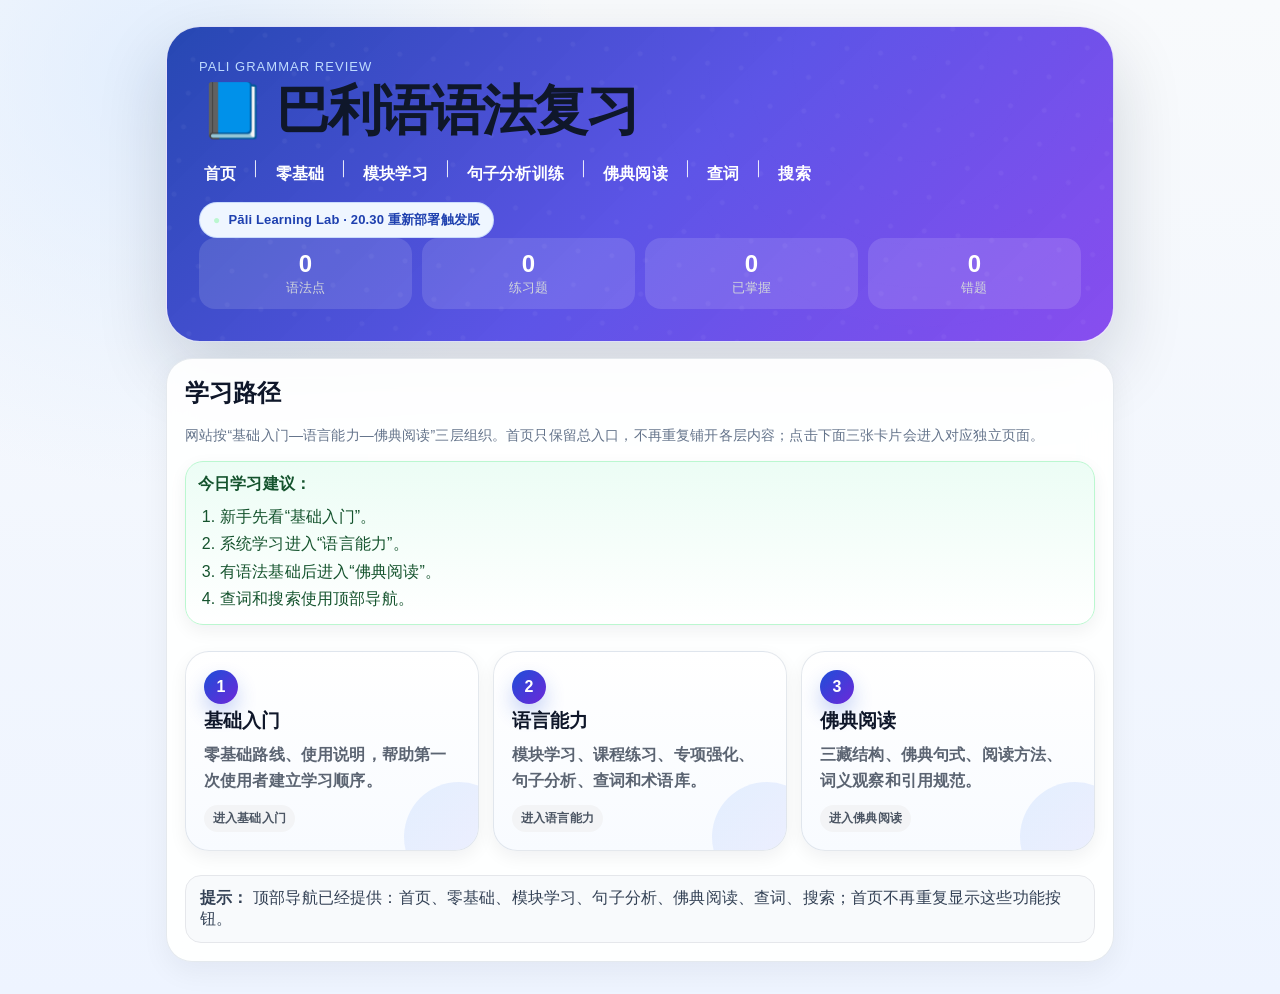
<file: index.html>
<!DOCTYPE html><html lang="zh-CN"><head><meta charset="UTF-8"><meta name="viewport" content="width=device-width, initial-scale=1.0">
  <meta http-equiv="Cache-Control" content="no-cache, no-store, must-revalidate">
  <meta http-equiv="Pragma" content="no-cache">
  <meta http-equiv="Expires" content="0"><title>巴利语语法复习</title><link rel="manifest" href="manifest.json"><meta name="theme-color" content="#111827"><link rel="stylesheet" href="style.css?v=20.30"></head><body><main class="app"><header class="hero"><p class="eyebrow">Pali Grammar Review</p><h1>📘 巴利语语法复习</h1><div class="hero-subnav" aria-label="常用入口导航">
          <button type="button" data-home-jump="homeTopLayer">首页</button>
          <span>｜</span>
          <button type="button" data-action="learningRoute">零基础</button>
          <span>｜</span>
          <button type="button" data-action="modules">模块学习</button>
          <span>｜</span>
          <button type="button" data-action="sentenceAnalysis">句子分析</button>
          <span>｜</span>
          <button type="button" data-layer-action="researchLayer">佛典阅读</button>
          <span>｜</span>
          <button type="button" data-action="dictionaryLookup">查词</button>
          <span>｜</span>
          <button type="button" data-action="search">搜索</button>
        </div>
        <div class="visual-version-badge">Pāli Learning Lab · 20.30 重新部署触发版</div><div class="hero-stats"><div><strong id="totalLessons">0</strong><span>语法点</span></div><div><strong id="totalExercises">0</strong><span>练习题</span></div><div><strong id="masteredCount">0</strong><span>已掌握</span></div><div><strong id="wrongCount">0</strong><span>错题</span></div></div></header><section id="homeView" class="view"><span id="homeTopLayer"></span><section class="card home-clean-card">
        <h2>学习路径</h2>
        <p class="muted">网站按“基础入门—语言能力—佛典阅读”三层组织。首页只保留总入口，不再重复铺开各层内容；点击下面三张卡片会进入对应独立页面。</p>

        <div id="todayStudyAdvice" class="today-advice home-today-compact">
          <strong>今日学习建议：</strong>
          <ol>
            <li>新手先看“基础入门”。</li>
            <li>系统学习进入“语言能力”。</li>
            <li>有语法基础后进入“佛典阅读”。</li>
            <li>查词和搜索使用顶部导航。</li>
          </ol>
        </div>

        <div class="home-path-overview home-path-clean">
          <button type="button" class="home-path-card home-path-button" data-layer-action="startLayer">
            <span class="path-number">1</span>
            <h3>基础入门</h3>
            <p>零基础路线、使用说明，帮助第一次使用者建立学习顺序。</p>
            <span class="path-jump-hint">进入基础入门</span>
          </button>
          <button type="button" class="home-path-card home-path-button" data-layer-action="languageLayer">
            <span class="path-number">2</span>
            <h3>语言能力</h3>
            <p>模块学习、课程练习、专项强化、句子分析、查词和术语库。</p>
            <span class="path-jump-hint">进入语言能力</span>
          </button>
          <button type="button" class="home-path-card home-path-button" data-layer-action="researchLayer">
            <span class="path-number">3</span>
            <h3>佛典阅读</h3>
            <p>三藏结构、佛典句式、阅读方法、词义观察和引用规范。</p>
            <span class="path-jump-hint">进入佛典阅读</span>
          </button>
        </div>

        <div class="home-search-note">
          <strong>提示：</strong>
          <span>顶部导航已经提供：首页、零基础、模块学习、句子分析、佛典阅读、查词、搜索；首页不再重复显示这些功能按钮。</span>
        </div>
      </section></section>
<section id="startLayerView" class="view hidden"><section class="card layer-page-card">
  <h2>基础入门</h2>
  <p class="muted">第一次使用本站，建议从这里开始。先看零基础路线，再看使用说明，掌握学习顺序和操作方式。</p>
  <div class="home-grid recommended-grid layer-grid">
    <button class="home-btn primary" data-action="learningRoute">零基础路线</button>
    <button class="home-btn" data-action="studentGuide">使用说明</button>
  </div>
</section></section>

<section id="languageLayerView" class="view hidden"><section class="card layer-page-card">
  <h2>语言能力</h2>
  <p class="muted">这一层负责把“看懂语法点”变成“能分析句子”。核心功能集中在这里，避免首页重复显示。</p>
  <div class="home-grid practice-grid layer-grid">
    <button class="home-btn" data-action="modules">模块学习</button>
    <button class="home-btn" data-action="exercise">课程练习</button>
    <button class="home-btn" data-action="training">专项强化</button>
    <button class="home-btn" data-action="sentenceAnalysis">句子分析</button>
    <button class="home-btn" data-action="sentencePatterns">句型模板</button>
    <button class="home-btn" data-action="confusionPairs">易混概念</button>
    <button class="home-btn" data-action="dictionaryLookup">查词</button>
    <button class="home-btn" data-action="terminologyGlossary">术语库</button>
    <button class="home-btn" data-action="linguisticsTips">语言小贴士</button>
    <button class="home-btn" data-action="wrong">错题复习</button>
    <button class="home-btn" data-action="learningProgress">学习进度备份</button>
  </div>
</section></section>

<section id="researchLayerView" class="view hidden"><section class="card layer-page-card">
  <h2>佛典阅读</h2>
  <p class="muted">这一层面向佛典原文阅读、背景知识和引用训练。建议在完成基本语法和句子分析训练后进入。</p>
  <div class="home-grid research-grid layer-grid">
    <button class="home-btn" data-action="buddhistBackground">三藏结构与背景</button>
    <button class="home-btn" data-action="buddhistReading">佛典句式</button>
    <button class="home-btn" data-action="academicTraining">阅读方法与引用</button>
  </div>
</section></section>

<section id="moduleLearningView" class="view hidden"><section class="card">
  <button class="small secondary back-home">首页</button>
  <h2>模块学习</h2>
  <p class="muted">按语法模块进入课程。建议顺序：入门与发音 → 名词变格 → 代词与形容词 → 动词系统 → 分词与非限定动词 → 不变词与常用句式 → 句法与阅读。</p>
  <div id="moduleGridPage" class="module-grid"></div>
</section></section>
<section id="studentGuideView" class="view hidden"><section class="card"><button class="small secondary back-home">首页</button><h2>使用说明</h2><div class="student-guide"><h3>第一次怎么学</h3><p>先进入“零基础路线”，按步骤学习。不要一开始打开全部语法点，也不要先学进阶内容。</p><h3>每天怎么复习</h3><p>建议每天完成：1 个语法点 + 10 道练习 + 3 条句子分析。学完一组内容后做阶段测验。</p><h3>句子分析怎么用</h3><p>先停留在“先自己分析”阶段，回答提示问题；再点“显示提示”；最后看“完整分析”。</p><h3>错题怎么处理</h3><p>做错的题会进入错题复习。复习时先观察题目，自己重新判断，再观察解释。</p></div></section></section>
<section id="trialTasksView" class="view hidden"><section class="card"><button class="small secondary back-home">首页</button><h2>学生使用任务</h2><p class="muted">这组任务用于第一次试用网站。</p><div id="trialTaskSummary" class="progress-summary"></div><div id="trialTaskList" class="trial-task-list"></div><div class="button-row three-buttons"><button id="resetTrialTasksBtn" class="secondary">重置任务</button><button id="copyTrialFeedbackBtn" class="primary">复制试用反馈</button><button id="goTrialRouteBtn" class="secondary">进入零基础路线</button></div><textarea id="trialFeedbackText" class="progress-textarea" readonly></textarea></section></section>
<section id="learningRouteView" class="view hidden"><section class="card"><button class="small secondary back-home">首页</button><h2>零基础路线</h2><p class="muted">适合第一次系统学习巴利语的学生。下方会列出每一步和对应语法点，点击即可进入课程。</p><div id="routeTabs" class="route-tabs"></div><div id="routeContent" class="route-content"></div></section></section>
<section id="moduleGuideView" class="view hidden"><section class="card"><button class="small secondary back-home">首页</button><h2>模块导学</h2><p class="muted">先观察每个模块的学习目标、必会内容和容易误判的地方，再进入具体语法点。</p><div id="moduleGuideList" class="module-guide-list"></div></section></section>
<section id="sentenceAnalysisView" class="view hidden"><section class="card"><button class="small secondary back-home">首页</button><h2>句子分析训练</h2><p class="muted">先选择一句经过核校的短句，自己尝试分析，再点击“显示分析”。</p><div id="sentenceDashboard" class="sentence-dashboard"></div><label>搜索句子</label><input id="sentenceSearchInput" placeholder="例如 Buddho、dhammaṃ、主宾动、处格、佛典风格" /><div class="button-row three-buttons"><button id="startBasicSentenceBtn" class="secondary">从基础必练开始</button><button id="showReviewSentenceBtn" class="secondary">只观察需复习</button><button id="resetSentenceFiltersBtn" class="secondary">重置筛选</button></div><label>选择难度</label><select id="sentenceLevelSelect"></select><label>选择训练层级</label><select id="sentencePrioritySelect"></select><details id="sentenceAdvancedFilters" class="advanced-filters"><summary>更多筛选</summary><label>选择难点标签</label><select id="sentenceTagSelect"></select><label>选择来源类型</label><select id="sentenceSourceSelect"></select><label>学习状态</label><select id="sentenceStatusSelect"><option value="全部">全部</option><option value="未练">未练</option><option value="已掌握">已掌握</option><option value="需复习">需复习</option></select></details><label>选择句子</label><select id="sentenceSelect"></select><div id="sentenceAnalysisCard" class="sentence-card"></div><div class="button-row four-buttons"><button id="showSentenceTranslationBtn" class="secondary">显示翻译</button><button id="showSentenceHintBtn" class="secondary">显示提示</button><button id="showSentenceAnalysisBtn" class="primary">显示完整分析</button><button id="nextSentenceBtn" class="secondary">下一句</button></div><div class="button-row three-buttons"><button id="randomSentenceBtn" class="secondary">随机一句</button><button id="markSentenceMasteredBtn" class="success">标记已掌握</button><button id="markSentenceReviewBtn" class="danger">标记需复习</button></div><button id="copySentenceAnalysisBtn" class="secondary">复制本句解析</button></section></section>
<section id="sentencePatternsView" class="view hidden"><section class="card"><button class="small secondary back-home">首页</button><h2>核心句型模板</h2><p class="muted">按层级列出核心句型模板全文，可搜索公式、功能、信号、例句和误区。</p><label>搜索句型</label><input id="patternSearchInput" placeholder="例如 inf.、ger.、主格、宾格、atthi、ca、yo" /><label>选择层级</label><select id="patternLevelSelect"><option value="全部">全部</option><option value="必学">必学</option><option value="选学">选学</option><option value="进阶">进阶</option></select><div id="sentencePatternList" class="sentence-pattern-list"></div></section></section>
<section id="confusionPairsView" class="view hidden"><section class="card"><button class="small secondary back-home">首页</button><h2>易混概念对照</h2><p class="muted">按类别列出易混概念全文，可搜索概念、判断线索、例句和提醒。</p><label>搜索易混概念</label><label>选择类别</label><select id="confusionCategorySelect"></select><input id="confusionSearchInput" placeholder="例如 inf.、ger.、主格、宾格、na、mā" /><div id="confusionPairsList" class="confusion-pairs-list"></div></section></section>
<section id="dictionaryLookupView" class="view hidden"><section class="card dictionary-ux-card dictionary-direct-card">
  <button class="small secondary back-home">首页</button>
  <h2>查巴利语单词</h2>
  <p class="muted">输入词形后，先观察可能词形建议，再进入词典直达链接；需要语法线索时点击“词形分析”。</p>

  <label>输入要查的巴利语词</label>
  <div class="lookup-input-line">
    <input id="paliLookupInput" placeholder="例如 dhamma, saṅgha, gacchati, paññā；也可输入 sangha / panna" />
    <button id="clearLookupWordBtn" class="secondary clear-inline-btn">清空</button>
  </div>

  <div id="paliLetterHelper" class="pali-letter-helper compact-letter-helper direct-letter-helper">
    <h3>巴利特殊字母</h3>
    <p class="muted">点击即可复制，便于输入带变音符号的巴利语词。</p>
    <div class="letter-copy-row" id="paliLetterButtons"></div>
  </div>

  <div id="fuzzyLookupSuggestions" class="fuzzy-lookup-suggestions"></div>

  <div class="direct-dict-links">
    <h3>词典直达链接</h3>
    <p class="muted">下方三个链接会尽量带入搜索词；点击链接时也会复制输入词，便于词典未自动检索时粘贴。</p>
    <div class="external-dict-grid three-external-dicts one-button-dict-grid">
      <div class="dict-direct-item">
        <a id="directSuttaDictLink" class="dict-one-button" href="https://dictionary.sutta.org/" target="_blank" rel="noopener">巴利字典</a>
        <p>中文 / 英文等释义，初学首选。</p>
      </div>
      <div class="dict-direct-item">
        <a id="directDpdDictLink" class="dict-one-button" href="https://dpdict.net/" target="_blank" rel="noopener">DPD</a>
        <p>Digital Pāḷi Dictionary，词形和英文释义强。</p>
      </div>
      <div class="dict-direct-item">
        <a id="directPtsDictLink" class="dict-one-button" href="https://dsal.uchicago.edu/dictionaries/pali/" target="_blank" rel="noopener">PTS</a>
        <p>Pali-English Dictionary。</p>
      </div>
    </div>
  </div>

  <div class="dictionary-analysis-action">
    <button id="analyzeLookupWordBtn" class="primary">词形分析</button>
  </div>

  <div id="tokenAnalysisGuide" class="analysis-guide compact-analysis-guide">
    词形分析只提供学习线索，不替代词典；音变后词形会尝试提示可能的音变前形式。
  </div>

  <div id="tokenAnalysisPanel" class="token-analysis-panel"></div>

  <div id="lookupHistoryBox" class="lookup-history"></div>
</section></section>
<section id="linguisticsTipsView" class="view hidden"><section class="card"><button class="small secondary back-home">首页</button><h2>语言学小贴士</h2><p class="muted">帮助理解巴利语语法分析的简明说明。</p><label>搜索概念</label><input id="linguisticsSearchInput" placeholder="输入主格、宾格、限定动词、inf.、sandhi 等" /><label>选择类别</label><select id="linguisticsCategorySelect"></select><div id="linguisticsTipsList" class="tips-grid"></div></section></section>
<section id="terminologyGlossaryView" class="view hidden"><section class="card"><button class="small secondary back-home">首页</button><h2>术语库（英汉巴对照）</h2><p class="muted">默认显示全表；可按中文、英文、巴利术语或说明搜索，并按类别筛选。</p><label>搜索术语</label><input id="termSearchInput" placeholder="例如 case, nominative, participle, sandhi, philology" /><label>选择类别</label><select id="termCategorySelect"></select><div id="termGlossaryList" class="term-glossary-list"></div></section></section>
<section id="buddhistReadingView" class="view hidden"><section class="card"><button class="small secondary back-home">首页</button><h2>佛典阅读常用句式</h2><p class="muted">按类别列出佛典阅读常用句式全文，可搜索公式、译文、关键词和提醒。</p><label>搜索佛典句式</label><input id="buddhistReadingSearchInput" placeholder="例如 evaṃ、ekaṃ samayaṃ、atha kho、ti、yo...so" /><label>选择类别</label><select id="buddhistReadingCategorySelect"></select><label>选择层级</label><select id="buddhistReadingLevelSelect"><option value="全部">全部</option><option value="必学">必学</option><option value="选学">选学</option><option value="进阶">进阶</option></select><div id="buddhistReadingList" class="buddhist-reading-list"></div></section></section>
<section id="buddhistBackgroundView" class="view hidden"><section class="card"><button class="small secondary back-home">首页</button><h2>佛典阅读背景知识</h2><p class="muted">按类别列出佛典背景知识全文，可搜索概念、三藏结构、章节术语、引用格式和篇章结构。</p><label>搜索佛典背景知识</label><input id="backgroundSearchInput" placeholder="例如 Dhamma、Saṅgha、DN、vagga、Evaṃ me sutaṃ" /><label>选择类别</label><select id="backgroundCategorySelect"></select><div id="buddhistBackgroundContent" class="background-full-list"></div></section></section>
<section id="academicTrainingView" class="view hidden"><section class="card"><button class="small secondary back-home">首页</button><h2>佛典阅读</h2><p class="muted">按类别列出佛典阅读内容，重点训练阅读方法、词义观察、原文记录、引用规范和小型阅读任务。</p><label>搜索佛典阅读内容</label><input id="academicSearchInput" placeholder="例如 dhamma、引用、词义观察、原文记录、误区" /><label>选择类别</label><select id="academicCategorySelect"></select><div id="academicTrainingContent" class="academic-full-list"></div></section></section>
<section id="learningProgressView" class="view hidden"><section class="card"><button class="small secondary back-home">首页</button><h2>学习进度备份与反馈</h2><p class="muted">学习状态、错题、句子分析标记、查词历史都保存在当前浏览器。</p><div id="progressSummaryBox" class="progress-summary"></div><div class="button-row three-buttons"><button id="exportProgressBtn" class="primary">导出学习进度</button><button id="importProgressBtn" class="secondary">导入学习进度</button><button id="clearProgressBtn" class="danger">清空学习进度</button></div><label>学习进度数据</label><textarea id="progressDataText" class="progress-textarea"></textarea><h3>反馈错误</h3><p class="muted">如果发现语法点、例句、词形分析有问题，可以复制反馈模板发给老师。</p><button id="copyFeedbackBtn" class="secondary">复制反馈模板</button><textarea id="feedbackTemplateText" class="progress-textarea" readonly></textarea></section></section>
<section id="lessonListView" class="view hidden"><section class="card"><button id="backHomeFromListBtn" class="small secondary">首页</button><h2 id="moduleTitle"></h2><p id="moduleSubtitle" class="muted"></p><div class="filter-row"><button class="filter-btn active" data-filter="全部">全部</button><button class="filter-btn" data-filter="未学">未学</button><button class="filter-btn" data-filter="学习中">学习中</button><button class="filter-btn" data-filter="需复习">需复习</button><button class="filter-btn" data-filter="已掌握">已掌握</button></div><div id="lessonList" class="lesson-list"></div></section></section><section id="lessonView" class="view hidden"><section class="card"><div class="lesson-nav-row lesson-nav-row-expanded"><button id="backToListBtn" class="small secondary">前一页</button><button id="lessonParentTopBtn" class="small secondary">模块页</button><button id="prevLessonBtn" class="small secondary">上一节</button><button id="nextLessonBtn" class="small secondary">下一节</button></div><p id="lessonModule" class="pill"></p><h2 id="lessonTitle"></h2><p id="lessonMeta" class="muted"></p><div class="status-box"><strong>学习状态：</strong><div class="status-buttons"><button data-status="未学" class="status-btn">未学</button><button data-status="学习中" class="status-btn">学习中</button><button data-status="已掌握" class="status-btn">已掌握</button><button data-status="需复习" class="status-btn">需复习</button></div></div><p id="lessonSummary" class="summary"></p><h3 class="lesson-section-title lesson-goal-title">学习目标</h3><ul id="lessonExplanation"></ul><div id="mistakeBlock" class="hidden"><h3 class="lesson-section-title lesson-error-title">易错点</h3><ul id="lessonMistakes"></ul></div>

        <h3 class="lesson-section-title lesson-form-title">形式与结构</h3><div class="table-wrap"><table id="lessonTable"></table></div><h3 class="lesson-section-title lesson-example-title">例子</h3><div id="lessonExamples"></div><div class="button-row"><button id="startCardsBtn" class="primary">复习本课卡片</button><button id="startLessonExercisesBtn" class="primary">练习</button></div></section>
<section class="lesson-bottom-nav card mini-card">
  <div class="lesson-bottom-nav-inner">
    <button id="lessonBackBottomBtn" class="secondary">前一页</button>
    <button id="lessonParentBottomBtn" class="secondary">模块页</button>
    <button id="prevLessonBottomBtn" class="secondary">上一节</button>
    <button id="nextLessonBottomBtn" class="primary">下一节</button>
  </div>
</section>
</section><section id="conceptView" class="view hidden"><section class="card concept-card">
  <div class="concept-nav-row">
    <button id="conceptBackBtn" class="small secondary">前一页</button>
    <button id="conceptHomeBtn" class="small secondary">首页</button>
  </div>
  <p class="pill">语法术语</p>
  <h2 id="conceptTitle"></h2>
  <div id="conceptContent" class="concept-content"></div>
</section></section><section id="searchView" class="view hidden"><section class="card"><button class="small secondary back-home">首页</button><h2>全站搜索</h2><input id="searchInput" placeholder="输入关键词，如 dhamma、主格、句子分析、佛典阅读、引用"><div id="searchResults" class="lesson-list"></div></section></section><section id="exerciseCenterView" class="view hidden"><section class="card"><button class="small secondary back-home">首页</button><h2>课程练习</h2><label>选择模块</label><select id="exerciseModuleSelect"></select><label>练习数量</label><input id="exerciseCountInput" type="number" min="1" value="10"><button id="startMixedExercisesBtn" class="primary">开始练习</button></section></section><section id="trainingView" class="view hidden"><section class="card"><button class="small secondary back-home">首页</button><h2>专项强化</h2><div id="trainingGrid" class="training-grid"></div></section></section><section id="wrongView" class="view hidden"><section class="card"><button class="small secondary back-home">首页</button><h2>错题复习</h2><div id="wrongList"></div><button id="startWrongBtn" class="primary">开始错题复习</button><button id="clearWrongBtn" class="danger-outline">清空错题记录</button></section></section><section id="cardPanel" class="card overlay-panel hidden"><button id="exitCardsBtn" class="small secondary">退出卡片</button><h2>语法卡片</h2><p id="cardProgress" class="muted"></p><div id="cardQuestion" class="question-box"></div><div id="cardAnswer" class="answer-box hidden"></div><div id="cardBeforeButtons"><button id="showCardAnswerBtn" class="primary">显示答案</button></div><div id="cardAfterButtons" class="button-row hidden"><button id="cardKnowBtn" class="success">认识 ✅</button><button id="cardWrongBtn" class="danger">不认识 ❌</button></div></section><section id="exercisePanel" class="card overlay-panel hidden"><button id="exitExerciseBtn" class="small secondary">退出练习</button><h2 id="exerciseModeTitle">练习</h2><p id="exerciseProgress" class="muted"></p><p id="exerciseLessonLabel" class="pill"></p><div id="exerciseQuestion" class="question-box"></div><div id="exerciseOptions"></div><input id="exerciseInput" class="hidden" placeholder="请输入答案"><div id="paliKeyboard" class="pali-keyboard hidden"><button data-char="ā">ā</button><button data-char="ī">ī</button><button data-char="ū">ū</button><button data-char="ṅ">ṅ</button><button data-char="ñ">ñ</button><button data-char="ṭ">ṭ</button><button data-char="ḍ">ḍ</button><button data-char="ṇ">ṇ</button><button data-char="ḷ">ḷ</button><button data-char="ṃ">ṃ</button></div><button id="submitExerciseBtn" class="primary">提交答案</button><button id="nextExerciseBtn" class="primary hidden">下一题</button><div id="exerciseFeedback" class="answer-box hidden"></div></section><section id="tipModal" class="tip-modal hidden">
      <div class="tip-modal-content">
        <button id="closeTipModalBtn" class="small secondary">关闭</button>
        <div id="tipModalBody"></div>
      </div>
    </section>
</main>
  <script src="app.js?v=20.30"></script>

<script>
(function(){
  window.PALI_SITE_VERSION = "20.29";
  window.PALI_SITE_LABEL = "Pāli Learning Lab · 20.30 重新部署触发版";
  function forceVersion(){
    document.querySelectorAll(".visual-version-badge").forEach(function(el){
      el.textContent = "Pāli Learning Lab · 20.30 重新部署触发版";
    });
    document.documentElement.setAttribute("data-pali-version", "20.29");
  }
  forceVersion();
  window.addEventListener("DOMContentLoaded", forceVersion);
  window.addEventListener("load", forceVersion);
  setTimeout(forceVersion, 300);
  setTimeout(forceVersion, 1200);
})();
</script>

<button id="globalBackToTopBtn" class="global-back-top-btn" aria-label="回到顶部" title="回到顶部">↑ 顶部</button>

<script>
(function(){
  window.PALI_SITE_VERSION = "20.30";
  window.PALI_SITE_LABEL = "Pāli Learning Lab · 20.30 重新部署触发版";
  function forceVersion(){
    document.querySelectorAll(".visual-version-badge").forEach(function(el){
      el.textContent = "Pāli Learning Lab · 20.30 重新部署触发版";
    });
    document.documentElement.setAttribute("data-pali-version", "20.30");
  }
  forceVersion();
  window.addEventListener("DOMContentLoaded", forceVersion);
  window.addEventListener("load", forceVersion);
  setTimeout(forceVersion, 300);
  setTimeout(forceVersion, 1200);
})();
</script>
<!-- redeploy 20.30 -->

</body></html>
</file>
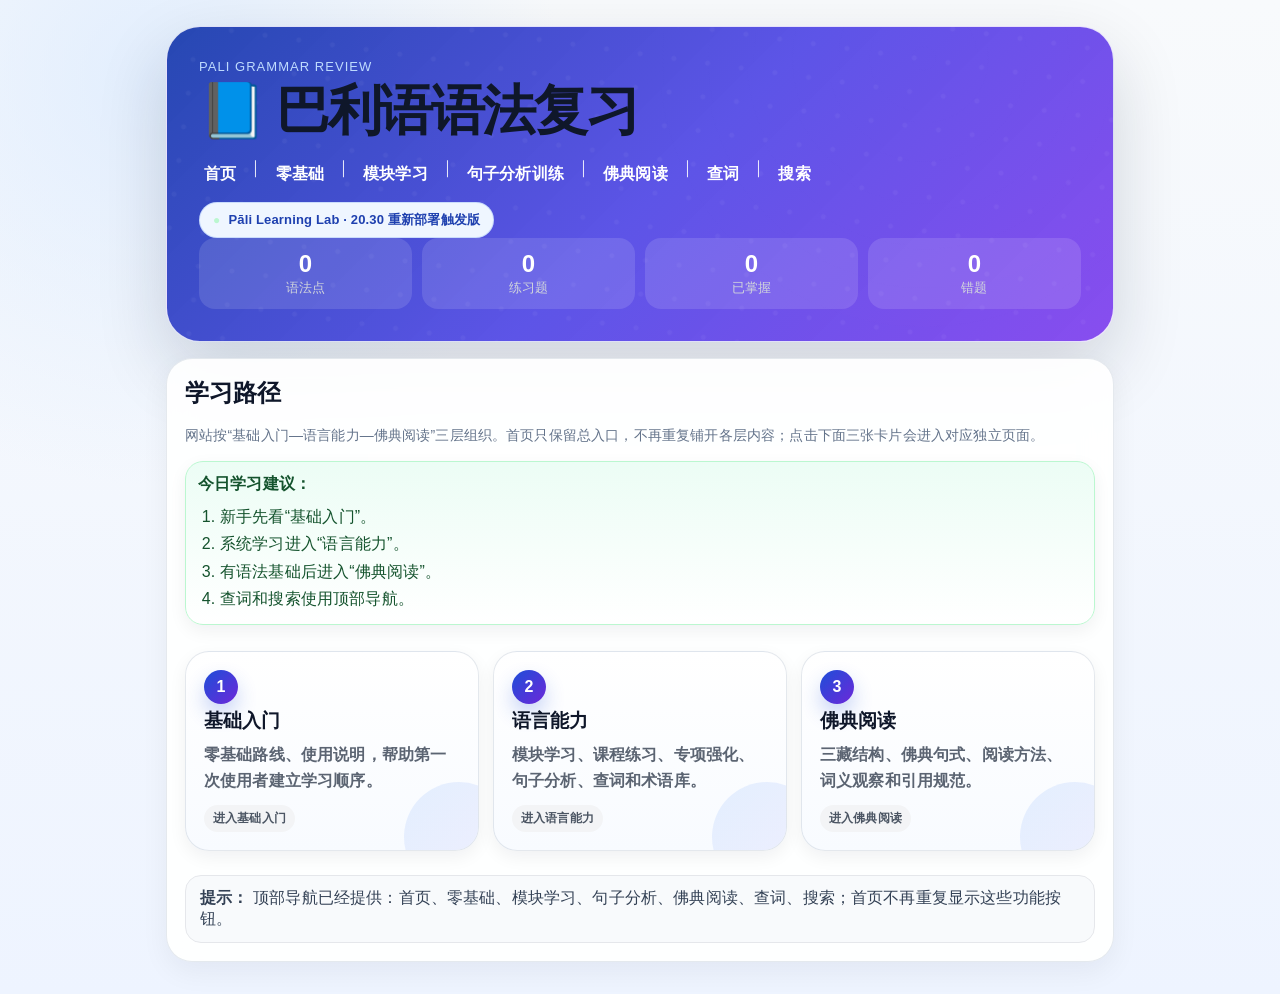
<file: cache-reset.html>
<!doctype html>
<html lang="zh-CN">
<head>
  <meta charset="utf-8">
  <meta name="viewport" content="width=device-width,initial-scale=1">
  <meta http-equiv="Cache-Control" content="no-cache, no-store, must-revalidate">
  <title>清理缓存 - Pali Grammar 15.0</title>
  <style>
    body{font-family:-apple-system,BlinkMacSystemFont,"Noto Sans SC","Microsoft YaHei",sans-serif;background:#f8fafc;color:#111827;display:flex;min-height:100vh;align-items:center;justify-content:center;margin:0;padding:24px}
    .box{max-width:620px;background:white;border:1px solid #e5e7eb;border-radius:24px;box-shadow:0 20px 50px rgba(15,23,42,.12);padding:28px;line-height:1.8}
    h1{margin-top:0} button,a{display:inline-block;margin-top:12px;margin-right:8px;padding:10px 16px;border-radius:999px;background:#2563eb;color:white;text-decoration:none;border:0;font-weight:800}
    .muted{color:#6b7280} code{background:#f3f4f6;border-radius:8px;padding:2px 6px}
  </style>
</head>
<body>
  <div class="box">
    <h1>清理旧缓存并进入 20.28</h1>
    <p>如果按钮没反应、返回没反应，通常是旧版脚本或 Service Worker 缓存导致的。</p>
    <p id="status" class="muted">处理中……</p>
    <button onclick="reset()">重新清理</button>
    <a href="./index.html?v=20.30&ts=manual">直接进入新版</a>
  </div>
  <script>
    async function reset(){
      const status=document.getElementById('status');
      try{
        if('serviceWorker' in navigator){
          const regs=await navigator.serviceWorker.getRegistrations();
          await Promise.all(regs.map(r=>r.unregister()));
        }
        if(window.caches){
          const keys=await caches.keys();
          await Promise.all(keys.map(k=>caches.delete(k)));
        }
        status.textContent='缓存已清理，正在进入 20.30 重新部署触发版……';
        setTimeout(()=>location.replace('./index.html?v=20.30&ts='+Date.now()),700);
      }catch(e){
        status.textContent='自动清理失败，请手动 Ctrl+F5。'+e;
      }
    }
    reset();
  </script>
<script>document.body.insertAdjacentHTML("beforeend","<p style=\"font-weight:700\">当前清缓存版本：20.29</p>");</script><script>document.body.insertAdjacentHTML("beforeend","<p style=\"font-weight:700\">当前清缓存版本：20.30</p>");</script></body>
</html>
</file>
<file: style.css>
*{box-sizing:border-box}body{margin:0;font-family:-apple-system,BlinkMacSystemFont,"Segoe UI","Microsoft YaHei",sans-serif;background:#f3f4f6;color:#1f2937}.app{max-width:980px;margin:0 auto;padding:16px}.hero{background:linear-gradient(135deg,#1f2937,#111827);color:#fff;border-radius:22px;padding:24px;margin:10px 0 16px;box-shadow:0 10px 26px rgba(15,23,42,.18)}.eyebrow{margin:0 0 8px;color:#bfdbfe;font-size:13px;letter-spacing:.08em;text-transform:uppercase}h1{margin:0;font-size:30px}h2{margin:0 0 12px}h3{margin:22px 0 10px}.subtitle{color:#d1d5db;margin:8px 0 18px}.hero-stats{display:grid;grid-template-columns:repeat(4,1fr);gap:10px}.hero-stats div{background:rgba(255,255,255,.12);border-radius:16px;padding:12px 8px;text-align:center}.hero-stats strong{display:block;font-size:24px}.hero-stats span{color:#d1d5db;font-size:13px}.card{background:#fff;border-radius:20px;padding:18px;margin-bottom:16px;box-shadow:0 6px 22px rgba(15,23,42,.08)}.home-grid,.module-grid,.training-grid{display:grid;grid-template-columns:repeat(2,1fr);gap:14px}.home-btn{margin:0}.module-card,.training-card,.lesson-item{border:1px solid #e5e7eb;border-radius:18px;background:#f9fafb;padding:16px;cursor:pointer;transition:.16s ease}.module-card:hover,.training-card:hover,.lesson-item:hover{transform:translateY(-2px);box-shadow:0 8px 18px rgba(15,23,42,.1);border-color:#2563eb}.module-card h3,.training-card h3,.lesson-item h3{margin:0 0 8px}.progress-wrap{height:9px;background:#e5e7eb;border-radius:999px;overflow:hidden;margin-top:10px}.progress-bar{height:100%;background:#2563eb;border-radius:999px}.lesson-list{display:grid;gap:12px}.lesson-badges{display:flex;gap:8px;flex-wrap:wrap;margin:8px 0}.badge{display:inline-block;padding:4px 8px;border-radius:999px;background:#f3f4f6;color:#374151;font-size:12px;font-weight:700}.badge.mastered{background:#dcfce7;color:#166534}.badge.learning{background:#dbeafe;color:#1d4ed8}.badge.review{background:#fee2e2;color:#991b1b}.filter-row{display:grid;grid-template-columns:repeat(5,1fr);gap:8px;margin-bottom:14px}.filter-btn{margin:0;padding:9px;font-size:14px;background:#f3f4f6}.filter-btn.active{background:#2563eb;color:#fff}.muted{color:#6b7280;font-size:14px}.summary{font-size:16px;line-height:1.75}.pill{display:inline-block;margin:0 0 8px;padding:6px 10px;border-radius:999px;background:#dbeafe;color:#1d4ed8;font-size:13px;font-weight:700}.status-box{background:#f8fafc;border:1px solid #e5e7eb;border-radius:14px;padding:12px;margin:10px 0 14px}.status-buttons{display:grid;grid-template-columns:repeat(4,1fr);gap:8px;margin-top:10px}.status-btn{margin:0;padding:9px;font-size:14px;background:#e5e7eb}.status-btn.active{background:#2563eb;color:#fff}button{width:100%;border:none;border-radius:14px;padding:13px 14px;margin-top:12px;font-size:16px;font-weight:800;cursor:pointer;background:#e5e7eb;color:#111827}.small{width:auto;padding:9px 12px;font-size:14px;margin:0 0 12px}.primary{background:#2563eb;color:#fff}.secondary{background:#6b7280;color:#fff}.success{background:#16a34a;color:#fff}.danger{background:#dc2626;color:#fff}.danger-outline{background:#fff;color:#dc2626;border:1px solid #dc2626}.button-row{display:grid;grid-template-columns:1fr 1fr;gap:12px}.table-wrap{overflow-x:auto}table{width:100%;border-collapse:collapse;margin-top:8px;font-size:15px}td,th{border:1px solid #e5e7eb;padding:10px;text-align:left;vertical-align:top}tr:first-child{background:#f3f4f6;font-weight:800}.example{background:#f9fafb;border-left:4px solid #2563eb;padding:12px;margin:10px 0;border-radius:12px}.pali{font-size:20px;font-weight:800}.question-box{font-size:22px;font-weight:800;text-align:center;padding:24px;background:#f9fafb;border-radius:16px;margin:12px 0;line-height:1.55}.answer-box{padding:14px;background:#ecfdf5;border-radius:16px;margin:12px 0;line-height:1.6}.answer-box.incorrect{background:#fef2f2;border:1px solid #fecaca}.option-btn{text-align:left;background:#f3f4f6;font-weight:700}.option-btn.selected{outline:2px solid #2563eb;background:#dbeafe}input,select{width:100%;padding:13px;border:1px solid #d1d5db;border-radius:14px;font-size:16px;margin:8px 0 12px}label{font-weight:800;display:block;margin-top:12px}.hidden{display:none!important}.wrong-item{border:1px solid #fee2e2;background:#fef2f2;border-radius:14px;padding:12px;margin:10px 0}.overlay-panel{position:sticky;bottom:12px;z-index:10;border:2px solid #dbeafe}.pali-keyboard{display:grid;grid-template-columns:repeat(10,1fr);gap:6px;margin:4px 0 10px}.pali-keyboard button{margin:0;padding:9px 0;border-radius:10px;background:#eef2ff;color:#1e3a8a;font-size:16px}@media(max-width:760px){.hero-stats,.home-grid,.module-grid,.training-grid,.button-row,.status-buttons,.filter-row{grid-template-columns:1fr}.pali-keyboard{grid-template-columns:repeat(5,1fr)}.question-box{font-size:20px}}
.info-block {
  background: #eff6ff;
  border: 1px solid #bfdbfe;
  border-radius: 16px;
  padding: 12px;
  margin: 14px 0;
}

.warning-block {
  background: #fffbeb;
  border: 1px solid #fde68a;
  border-radius: 16px;
  padding: 12px;
  margin: 14px 0;
}

.info-block h3,
.warning-block h3 {
  margin-top: 0;
}

.sentence-card {
  background: #f9fafb;
  border: 1px solid #e5e7eb;
  border-radius: 18px;
  padding: 16px;
  margin: 14px 0;
}

.sentence-main {
  font-size: 24px;
  font-weight: 800;
  line-height: 1.5;
  margin: 0 0 8px;
}

.sentence-translation {
  font-size: 17px;
  margin: 0 0 12px;
}

.token-table {
  width: 100%;
  border-collapse: collapse;
  margin-top: 12px;
}

.token-table td {
  border: 1px solid #e5e7eb;
  padding: 9px;
  vertical-align: top;
}

.analysis-tip {
  background: #fffbeb;
  border: 1px solid #fde68a;
  border-radius: 14px;
  padding: 10px;
  margin-top: 12px;
}

.analysis-related {
  margin-top: 12px;
}

.tag-chip{display:inline-block;background:#e0f2fe;color:#075985;border-radius:999px;padding:4px 9px;margin:3px 4px 3px 0;font-size:12px;font-weight:700}
.source-chip{display:inline-block;background:#f3e8ff;color:#6b21a8;border-radius:999px;padding:5px 10px;margin:6px 0;font-size:13px;font-weight:800}
.confidence-box{background:#f8fafc;border:1px solid #e5e7eb;border-radius:14px;padding:10px;margin-top:12px}
.self-check-list{background:#eff6ff;border:1px solid #bfdbfe;border-radius:14px;padding:12px 12px 12px 28px;margin-top:12px}
.related-link-btn{width:auto;display:inline-block;padding:7px 10px;margin:4px 6px 0 0;font-size:13px;border-radius:999px;background:#eef2ff;color:#3730a3}
.three-buttons{grid-template-columns:repeat(3,1fr)}
@media(max-width:760px){.three-buttons{grid-template-columns:1fr}}

.sentence-status-chip {
  display: inline-block;
  background: #fef3c7;
  color: #92400e;
  border-radius: 999px;
  padding: 5px 10px;
  margin: 6px 6px 6px 0;
  font-size: 13px;
  font-weight: 800;
}

.sentence-status-chip.mastered {
  background: #dcfce7;
  color: #166534;
}

.sentence-status-chip.review {
  background: #fee2e2;
  color: #991b1b;
}

.training-goal-box {
  background: #f0fdf4;
  border: 1px solid #bbf7d0;
  border-radius: 14px;
  padding: 10px;
  margin-top: 12px;
}

.sentence-dashboard {
  display: grid;
  grid-template-columns: repeat(4, 1fr);
  gap: 10px;
  margin: 14px 0;
}

.sentence-stat-card {
  background: #f8fafc;
  border: 1px solid #e5e7eb;
  border-radius: 16px;
  padding: 12px;
  text-align: center;
}

.sentence-stat-card strong {
  display: block;
  font-size: 22px;
  margin-bottom: 4px;
}

.route-box {
  background: #f0f9ff;
  border: 1px solid #bae6fd;
  border-radius: 14px;
  padding: 10px;
  margin-top: 12px;
}

.route-box strong {
  display: block;
  margin-bottom: 4px;
}

@media(max-width:760px){
  .sentence-dashboard {
    grid-template-columns: 1fr 1fr;
  }
}

.tips-grid {
  display: grid;
  grid-template-columns: repeat(2, 1fr);
  gap: 12px;
  margin-top: 14px;
}

.tip-card {
  border: 1px solid #e5e7eb;
  background: #f9fafb;
  border-radius: 16px;
  padding: 14px;
  cursor: pointer;
}

.tip-card:hover {
  border-color: #2563eb;
  box-shadow: 0 8px 18px rgba(15, 23, 42, 0.08);
}

.tip-card h3 {
  margin: 0 0 8px;
}

.tip-category {
  display: inline-block;
  border-radius: 999px;
  padding: 4px 9px;
  background: #dcfce7;
  color: #166534;
  font-weight: 800;
  font-size: 12px;
  margin-bottom: 8px;
}

.tip-button {
  width: auto;
  display: inline-block;
  margin: 4px 6px 4px 0;
  padding: 7px 10px;
  border-radius: 999px;
  background: #fef3c7;
  color: #92400e;
  font-size: 13px;
}

.tip-modal {
  position: fixed;
  inset: 0;
  background: rgba(15, 23, 42, 0.45);
  z-index: 99;
  padding: 18px;
  overflow: auto;
}

.tip-modal-content {
  max-width: 720px;
  margin: 40px auto;
  background: #fff;
  border-radius: 20px;
  padding: 18px;
  box-shadow: 0 12px 28px rgba(15, 23, 42, 0.22);
}

.tip-example {
  background: #f8fafc;
  border-left: 4px solid #2563eb;
  border-radius: 12px;
  padding: 12px;
  margin: 12px 0;
}

.tip-inline-box {
  background: #f8fafc;
  border: 1px solid #e5e7eb;
  border-radius: 14px;
  padding: 10px;
  margin-top: 12px;
}

@media(max-width:760px){
  .tips-grid {
    grid-template-columns: 1fr;
  }
}

.route-tabs{display:grid;grid-template-columns:repeat(4,1fr);gap:8px;margin:14px 0}
.route-tab{margin:0;padding:10px;font-size:14px;background:#f3f4f6}
.route-tab.active{background:#2563eb;color:#fff}
.route-step{border:1px solid #e5e7eb;background:#f9fafb;border-radius:18px;padding:14px;margin:12px 0}
.route-step h3{margin:0 0 8px}
.route-lesson-list{display:flex;flex-wrap:wrap;gap:8px;margin-top:10px}
.route-lesson-btn{width:auto;margin:0;padding:8px 10px;font-size:13px;border-radius:999px;background:#eef2ff;color:#3730a3}
.route-sentence-btn{width:auto;margin:0;padding:8px 10px;font-size:13px;border-radius:999px;background:#ecfdf5;color:#166534}
.student-note{background:#fffbeb;border:1px solid #fde68a;border-radius:14px;padding:12px;margin:12px 0}
.home-grid .home-btn.primary{font-size:17px}
@media(max-width:760px){.route-tabs{grid-template-columns:1fr 1fr}.home-grid{gap:10px}.home-btn{padding:12px}.hero{padding:20px}h1{font-size:26px}}

.advanced-filters {
  border: 1px solid #e5e7eb;
  border-radius: 16px;
  padding: 10px 12px;
  margin: 12px 0;
  background: #f9fafb;
}

.advanced-filters summary {
  cursor: pointer;
  font-weight: 800;
  color: #1f2937;
}

.version-status {
  background: #eef2ff;
  color: #3730a3;
  border: 1px solid #c7d2fe;
  border-radius: 14px;
  padding: 10px;
  margin: 12px 0;
  font-weight: 700;
}

.home-section-title {
  margin: 18px 0 6px;
  font-size: 20px;
}

.home-tip {
  margin-top: 0;
}

.student-guide h3 {
  margin-top: 18px;
}

.student-guide p {
  line-height: 1.75;
}

.recommended-grid {
  margin-bottom: 12px;
}

.helper-grid {
  margin-top: 8px;
}

.dictionary-grid {
  display: grid;
  grid-template-columns: repeat(2, 1fr);
  gap: 12px;
  margin-top: 16px;
}

.dictionary-card {
  border: 1px solid #e5e7eb;
  background: #f9fafb;
  border-radius: 18px;
  padding: 14px;
}

.dictionary-card h3 {
  margin: 0 0 8px;
}

.dictionary-card p {
  line-height: 1.65;
}

.dict-level {
  display: inline-block;
  border-radius: 999px;
  padding: 4px 9px;
  background: #dcfce7;
  color: #166534;
  font-weight: 800;
  font-size: 12px;
  margin-bottom: 8px;
}

.dict-open-btn {
  width: auto;
  margin-top: 8px;
  padding: 9px 12px;
  border-radius: 999px;
  background: #2563eb;
  color: #fff;
}

@media(max-width:760px){
  .dictionary-grid {
    grid-template-columns: 1fr;
  }
}

.lookup-history {
  margin: 12px 0;
}

.lookup-chip {
  display: inline-block;
  width: auto;
  margin: 4px 6px 4px 0;
  padding: 7px 10px;
  border-radius: 999px;
  background: #eef2ff;
  color: #3730a3;
  font-size: 13px;
}

.lookup-tips ul {
  margin: 10px 0 0;
  padding-left: 22px;
  line-height: 1.75;
}

.token-lookup-btn {
  width: auto;
  padding: 6px 9px;
  border-radius: 999px;
  font-size: 12px;
  background: #ecfdf5;
  color: #166534;
}

.copy-example-btn {
  width: auto;
  padding: 6px 9px;
  border-radius: 999px;
  font-size: 12px;
  background: #f3f4f6;
  color: #374151;
  margin-left: 6px;
}

.token-analysis-panel{background:#f8fafc;border:1px solid #e5e7eb;border-radius:18px;padding:14px;margin:14px 0}
.token-analysis-panel h3{margin-top:0}
.analysis-result-card{border:1px solid #dbeafe;background:#eff6ff;border-radius:14px;padding:12px;margin:10px 0}
.analysis-warning{border:1px solid #fde68a;background:#fffbeb;border-radius:14px;padding:12px;margin:10px 0}
.analysis-example{border-left:4px solid #2563eb;background:#fff;border-radius:12px;padding:10px;margin:8px 0}
.token-analyze-btn{width:auto;padding:6px 9px;border-radius:999px;font-size:12px;background:#fef3c7;color:#92400e;margin-left:4px}

.today-advice {
  background: #f0fdf4;
  border: 1px solid #bbf7d0;
  color: #14532d;
  border-radius: 16px;
  padding: 12px;
  margin: 12px 0;
}

.today-advice ol {
  margin: 8px 0 0;
  padding-left: 22px;
  line-height: 1.7;
}

.site-health-panel {
  background: #f8fafc;
  border: 1px solid #e5e7eb;
  border-radius: 14px;
  padding: 10px;
  margin: 10px 0;
  font-size: 14px;
}

.site-health-ok {
  color: #166534;
  font-weight: 800;
}

.site-health-bad {
  color: #991b1b;
  font-weight: 800;
}

.analysis-guide {
  background: #fffbeb;
  border: 1px solid #fde68a;
  border-radius: 14px;
  padding: 12px;
  margin: 12px 0;
}

.lemma-suggestion-box {
  border: 1px solid #bfdbfe;
  background: #eff6ff;
  border-radius: 14px;
  padding: 12px;
  margin: 10px 0;
}

.lemma-chip {
  display: inline-block;
  width: auto;
  margin: 4px 6px 4px 0;
  padding: 7px 10px;
  border-radius: 999px;
  background: #dbeafe;
  color: #1e40af;
  font-size: 13px;
  font-weight: 800;
}

.progress-summary{background:#f8fafc;border:1px solid #e5e7eb;border-radius:16px;padding:12px;margin:12px 0;line-height:1.8}
.progress-textarea{width:100%;min-height:150px;border:1px solid #e5e7eb;border-radius:14px;padding:10px;font-family:ui-monospace,SFMono-Regular,Menlo,monospace;font-size:13px}
.high-risk-box{background:#fff7ed;border:1px solid #fed7aa;color:#9a3412;border-radius:14px;padding:12px;margin:12px 0;line-height:1.7}
.feedback-mini-btn{width:auto;display:inline-block;margin-top:8px;padding:7px 10px;border-radius:999px;background:#fef3c7;color:#92400e;font-size:13px}

.trial-task-list {
  display: grid;
  gap: 10px;
  margin: 14px 0;
}

.trial-task {
  border: 1px solid #e5e7eb;
  background: #f9fafb;
  border-radius: 16px;
  padding: 12px;
}

.trial-task label {
  display: flex;
  gap: 10px;
  align-items: flex-start;
  cursor: pointer;
  font-weight: 700;
}

.trial-task small {
  display: block;
  margin-left: 30px;
  color: #6b7280;
  line-height: 1.6;
}

.practice-grid {
  margin-bottom: 12px;
}

.content-tier-box {
  border-radius: 14px;
  padding: 10px 12px;
  margin: 12px 0;
  font-weight: 800;
}
.tier-required {
  background: #dcfce7;
  border: 1px solid #86efac;
  color: #166534;
}
.tier-optional {
  background: #eef2ff;
  border: 1px solid #c7d2fe;
  color: #3730a3;
}
.tier-advanced {
  background: #fff7ed;
  border: 1px solid #fed7aa;
  color: #9a3412;
}
.minimal-mastery-box {
  background: #f0f9ff;
  border: 1px solid #bae6fd;
  border-radius: 14px;
  padding: 12px;
  margin: 12px 0;
}
.minimal-mastery-box ol {
  margin: 8px 0 0;
  padding-left: 22px;
  line-height: 1.7;
}
.misjudge-box {
  background: #fefce8;
  border: 1px solid #fde68a;
  border-radius: 14px;
  padding: 12px;
  margin: 12px 0;
  overflow-x: auto;
}
.misjudge-box table {
  width: 100%;
  border-collapse: collapse;
  margin-top: 8px;
}
.misjudge-box td {
  border: 1px solid #fde68a;
  padding: 8px;
  vertical-align: top;
}
.translation-layer {
  background: #f8fafc;
  border-left: 4px solid #2563eb;
  border-radius: 12px;
  padding: 10px;
  margin-top: 8px;
}
.translation-layer p {
  margin: 6px 0;
  line-height: 1.65;
}

.module-guide-list {
  display: grid;
  gap: 14px;
  margin-top: 14px;
}
.module-guide-card {
  border: 1px solid #e5e7eb;
  background: #f9fafb;
  border-radius: 18px;
  padding: 14px;
}
.module-guide-card h3 {
  margin-top: 0;
}
.module-guide-card ol {
  margin: 8px 0;
  padding-left: 22px;
  line-height: 1.7;
}
.module-warning {
  background: #fff7ed;
  border: 1px solid #fed7aa;
  color: #9a3412;
  border-radius: 14px;
  padding: 10px;
  margin: 10px 0;
}
.lesson-guide-box {
  background: #f8fafc;
  border: 1px solid #e5e7eb;
  border-radius: 14px;
  padding: 12px;
  margin: 12px 0;
}
.lesson-guide-box ol {
  margin: 8px 0 0;
  padding-left: 22px;
  line-height: 1.7;
}
.lesson-guide-box.next-step {
  background: #f0fdf4;
  border-color: #bbf7d0;
  color: #14532d;
}

.confusion-pairs-list {
  display: grid;
  gap: 14px;
  margin-top: 14px;
}
.confusion-card {
  border: 1px solid #e5e7eb;
  background: #f9fafb;
  border-radius: 18px;
  padding: 14px;
}
.confusion-card h3 {
  margin-top: 0;
}
.confusion-two-col {
  display: grid;
  grid-template-columns: 1fr 1fr;
  gap: 10px;
  margin: 10px 0;
}
.confusion-two-col div {
  background: #fff;
  border: 1px solid #e5e7eb;
  border-radius: 14px;
  padding: 10px;
}
.linked-confusion-box {
  background: #fefce8;
  border: 1px solid #fde68a;
  border-radius: 14px;
  padding: 12px;
  margin: 12px 0;
}
.confusion-link-btn {
  width: auto;
  display: inline-block;
  margin: 5px 6px 0 0;
  padding: 7px 10px;
  border-radius: 999px;
  background: #fef3c7;
  color: #92400e;
  font-size: 13px;
}
@media(max-width:760px){
  .confusion-two-col {
    grid-template-columns: 1fr;
  }
}

.sentence-pattern-list {
  display: grid;
  gap: 14px;
  margin-top: 14px;
}
.pattern-card {
  border: 1px solid #e5e7eb;
  background: #f9fafb;
  border-radius: 18px;
  padding: 14px;
}
.pattern-card h3 {
  margin: 8px 0;
}
.pattern-level {
  display: inline-block;
  border-radius: 999px;
  padding: 5px 10px;
  font-weight: 800;
  font-size: 13px;
}
.pattern-steps ol {
  margin: 8px 0;
  padding-left: 22px;
  line-height: 1.7;
}
.linked-pattern-box {
  background: #ecfdf5;
  border: 1px solid #bbf7d0;
  border-radius: 14px;
  padding: 12px;
  margin: 12px 0;
}
.pattern-link-btn {
  width: auto;
  display: inline-block;
  margin: 5px 6px 0 0;
  padding: 7px 10px;
  border-radius: 999px;
  background: #dcfce7;
  color: #166534;
  font-size: 13px;
}

.buddhist-reading-list {
  display: grid;
  gap: 14px;
  margin-top: 14px;
}
.buddhist-reading-card {
  border: 1px solid #e5e7eb;
  background: #f9fafb;
  border-radius: 18px;
  padding: 14px;
}
.buddhist-reading-card h3 {
  margin: 8px 0;
}
.reading-category {
  display: inline-block;
  border-radius: 999px;
  padding: 5px 10px;
  background: #f3e8ff;
  color: #6b21a8;
  font-weight: 800;
  font-size: 13px;
  margin-left: 6px;
}
.keyword-list {
  background: #fff;
  border: 1px solid #e5e7eb;
  border-radius: 14px;
  padding: 10px;
  margin: 10px 0;
}
.keyword-chip {
  display: inline-block;
  border-radius: 999px;
  padding: 6px 10px;
  margin: 5px 6px 0 0;
  background: #eef2ff;
  color: #3730a3;
  font-size: 13px;
}
.linked-buddhist-box {
  background: #f5f3ff;
  border: 1px solid #ddd6fe;
  border-radius: 14px;
  padding: 12px;
  margin: 12px 0;
}
.buddhist-link-btn {
  width: auto;
  display: inline-block;
  margin: 5px 6px 0 0;
  padding: 7px 10px;
  border-radius: 999px;
  background: #ede9fe;
  color: #5b21b6;
  font-size: 13px;
}

.concept-list, .canon-list, .flow-list {
  display: grid;
  gap: 14px;
  margin-top: 14px;
}
.concept-card, .canon-card, .flow-card {
  border: 1px solid #e5e7eb;
  background: #f9fafb;
  border-radius: 18px;
  padding: 14px;
}
.concept-card h3, .canon-card h3, .flow-card h3 {
  margin: 8px 0;
}
.canon-card table {
  width: 100%;
  border-collapse: collapse;
  margin-top: 10px;
}
.canon-card td {
  border: 1px solid #e5e7eb;
  padding: 8px;
  vertical-align: top;
}
.linked-background-box {
  background: #fff1f2;
  border: 1px solid #fecdd3;
  border-radius: 14px;
  padding: 12px;
  margin: 12px 0;
}
.background-link-btn {
  width: auto;
  display: inline-block;
  margin: 5px 6px 0 0;
  padding: 7px 10px;
  border-radius: 999px;
  background: #ffe4e6;
  color: #9f1239;
  font-size: 13px;
}

.academic-list {
  display: grid;
  gap: 14px;
  margin-top: 14px;
}
.academic-card {
  border: 1px solid #e5e7eb;
  background: #f9fafb;
  border-radius: 18px;
  padding: 14px;
}
.academic-card h3 {
  margin: 8px 0;
}
.academic-card ol {
  padding-left: 22px;
  line-height: 1.7;
}
.academic-card table {
  width: 100%;
  border-collapse: collapse;
  margin-top: 10px;
}
.academic-card td {
  border: 1px solid #e5e7eb;
  padding: 8px;
  vertical-align: top;
}
.academic-card pre {
  background: #fff;
  border: 1px solid #e5e7eb;
  border-radius: 12px;
  padding: 12px;
  overflow-x: auto;
  white-space: pre-wrap;
}
.academic-example {
  background: #eff6ff;
  border: 1px solid #bfdbfe;
  border-radius: 14px;
  padding: 12px;
  margin-top: 10px;
}
.academic-output {
  background: #f0fdf4;
  border: 1px solid #bbf7d0;
  color: #14532d;
  border-radius: 14px;
  padding: 10px;
  margin-top: 10px;
}
.linked-academic-box {
  background: #f0f9ff;
  border: 1px solid #bae6fd;
  border-radius: 14px;
  padding: 12px;
  margin: 12px 0;
}
.academic-link-btn {
  width: auto;
  display: inline-block;
  margin: 5px 6px 0 0;
  padding: 7px 10px;
  border-radius: 999px;
  background: #e0f2fe;
  color: #075985;
  font-size: 13px;
}

.home-path-overview {
  display: grid;
  grid-template-columns: repeat(3, 1fr);
  gap: 12px;
  margin: 16px 0 18px;
}

.home-path-card {
  border: 1px solid #e5e7eb;
  background: #f9fafb;
  border-radius: 18px;
  padding: 14px;
  position: relative;
}

.home-path-card h3 {
  margin: 4px 0 8px;
}

.home-path-card p {
  margin: 0;
  line-height: 1.65;
  color: #4b5563;
}

.path-number {
  display: inline-flex;
  align-items: center;
  justify-content: center;
  width: 28px;
  height: 28px;
  border-radius: 999px;
  background: #111827;
  color: #fff;
  font-weight: 800;
}

.layer-grid {
  margin-bottom: 16px;
}

.research-grid .home-btn {
  background: #f5f3ff;
  color: #5b21b6;
}

@media(max-width:760px){
  .home-path-overview {
    grid-template-columns: 1fr;
  }
}


/* ==============================
   Pali Grammar 11.1 Visual Polish
   ============================== */

:root {
  --ink: #111827;
  --muted-ink: #5b6472;
  --soft-ink: #6b7280;
  --paper: rgba(255, 255, 255, 0.92);
  --paper-solid: #ffffff;
  --line: rgba(148, 163, 184, 0.32);
  --primary: #1d4ed8;
  --primary-deep: #1e3a8a;
  --primary-soft: #dbeafe;
  --violet: #6d28d9;
  --violet-soft: #ede9fe;
  --emerald: #047857;
  --emerald-soft: #dcfce7;
  --amber: #b45309;
  --amber-soft: #fef3c7;
  --rose: #be123c;
  --rose-soft: #ffe4e6;
  --shadow-sm: 0 6px 18px rgba(15, 23, 42, 0.06);
  --shadow-md: 0 18px 45px rgba(15, 23, 42, 0.10);
  --shadow-lg: 0 28px 70px rgba(15, 23, 42, 0.16);
  --radius-xl: 26px;
  --radius-lg: 20px;
  --radius-md: 14px;
}

* {
  box-sizing: border-box;
}

html {
  scroll-behavior: smooth;
}

body {
  color: var(--ink);
  background:
    radial-gradient(circle at top left, rgba(219, 234, 254, 0.95), transparent 28rem),
    radial-gradient(circle at top right, rgba(237, 233, 254, 0.9), transparent 28rem),
    linear-gradient(180deg, #f8fbff 0%, #f3f6fb 42%, #eef2f7 100%);
  font-family: -apple-system, BlinkMacSystemFont, "Segoe UI", "Noto Sans SC", "PingFang SC", "Microsoft YaHei", Arial, sans-serif;
  letter-spacing: 0.01em;
}

main, .container, #app {
  max-width: 1180px;
}

.hero, header.hero {
  position: relative;
  overflow: hidden;
  border: 1px solid rgba(255, 255, 255, 0.82);
  border-radius: 34px;
  padding: 32px;
  background:
    linear-gradient(135deg, rgba(30, 64, 175, 0.96), rgba(79, 70, 229, 0.92) 52%, rgba(124, 58, 237, 0.90)),
    radial-gradient(circle at 80% 10%, rgba(255,255,255,0.32), transparent 18rem);
  color: #ffffff;
  box-shadow: var(--shadow-lg);
}

.hero::before {
  content: "";
  position: absolute;
  inset: -40%;
  background:
    radial-gradient(circle, rgba(255, 255, 255, 0.13) 0 2px, transparent 3px);
  background-size: 34px 34px;
  opacity: 0.32;
  transform: rotate(8deg);
  pointer-events: none;
}

.hero > * {
  position: relative;
  z-index: 1;
}

.hero h1, header.hero h1 {
  margin: 0 0 10px;
  font-size: clamp(30px, 5vw, 54px);
  letter-spacing: -0.045em;
  line-height: 1.05;
}

.hero .subtitle, .subtitle {
  color: rgba(255, 255, 255, 0.88);
  font-size: 17px;
  line-height: 1.65;
}

.visual-version-badge {
  display: inline-flex;
  width: auto;
  align-items: center;
  gap: 8px;
  margin-top: 14px;
  padding: 8px 13px;
  border-radius: 999px;
  background: rgba(255, 255, 255, 0.16);
  color: #fff;
  border: 1px solid rgba(255, 255, 255, 0.28);
  backdrop-filter: blur(8px);
  font-weight: 800;
  font-size: 13px;
}

.visual-version-badge::before {
  content: "●";
  color: #bbf7d0;
  font-size: 12px;
}

.card, section.card {
  border: 1px solid rgba(148, 163, 184, 0.28);
  border-radius: var(--radius-xl);
  background: var(--paper);
  box-shadow: var(--shadow-sm);
  backdrop-filter: blur(14px);
}

.card:hover, section.card:hover {
  box-shadow: var(--shadow-md);
}

h2.home-section-title {
  display: flex;
  align-items: center;
  gap: 10px;
  margin-top: 28px;
  color: #111827;
  letter-spacing: -0.02em;
}

h2.home-section-title::before {
  content: "";
  width: 8px;
  height: 26px;
  border-radius: 999px;
  background: linear-gradient(180deg, var(--primary), var(--violet));
  display: inline-block;
}

.muted, .home-tip {
  color: var(--muted-ink);
  line-height: 1.75;
}

.home-path-overview {
  gap: 14px;
  margin: 18px 0 24px;
}

.home-path-card {
  position: relative;
  overflow: hidden;
  border: 1px solid rgba(148, 163, 184, 0.25);
  background: linear-gradient(180deg, #ffffff, #f8fbff);
  border-radius: 24px;
  padding: 18px;
  box-shadow: var(--shadow-sm);
  transition: transform .18s ease, box-shadow .18s ease, border-color .18s ease;
}

.home-path-card::after {
  content: "";
  position: absolute;
  width: 110px;
  height: 110px;
  right: -36px;
  bottom: -42px;
  border-radius: 999px;
  background: linear-gradient(135deg, rgba(219,234,254,0.75), rgba(237,233,254,0.7));
}

.home-path-card:hover {
  transform: translateY(-3px);
  border-color: rgba(37, 99, 235, 0.24);
  box-shadow: var(--shadow-md);
}

.path-number {
  width: 34px;
  height: 34px;
  background: linear-gradient(135deg, #1d4ed8, #6d28d9);
  box-shadow: 0 10px 20px rgba(29, 78, 216, 0.24);
}

.home-path-card h3 {
  position: relative;
  z-index: 1;
  font-size: 19px;
}

.home-path-card p {
  position: relative;
  z-index: 1;
  color: var(--muted-ink);
}

.home-grid {
  gap: 12px;
}

.home-btn, button {
  border: 0;
  border-radius: 18px;
  font-weight: 800;
  letter-spacing: 0.01em;
  transition: transform .15s ease, box-shadow .15s ease, filter .15s ease, background .15s ease;
}

.home-btn {
  min-height: 58px;
  padding: 14px 16px;
  background: linear-gradient(180deg, #ffffff, #f8fafc);
  color: #1f2937;
  border: 1px solid rgba(148, 163, 184, 0.28);
  box-shadow: var(--shadow-sm);
}

.home-btn:hover, button:hover {
  transform: translateY(-2px);
  box-shadow: var(--shadow-md);
}

.home-btn.primary, button.primary, .primary {
  background: linear-gradient(135deg, #1d4ed8, #4f46e5);
  color: #ffffff;
  border: 1px solid rgba(255, 255, 255, 0.14);
}

.practice-grid .home-btn {
  background: linear-gradient(180deg, #eff6ff, #ffffff);
  color: #1e3a8a;
}

.research-grid .home-btn {
  background: linear-gradient(180deg, #f5f3ff, #ffffff);
  color: #5b21b6;
  border-color: rgba(109, 40, 217, 0.16);
}

.helper-grid .home-btn {
  background: linear-gradient(180deg, #f0fdf4, #ffffff);
  color: #166534;
  border-color: rgba(4, 120, 87, 0.15);
}

.home-btn[data-action="academicTraining"],
.home-btn[data-action="buddhistBackground"],
.home-btn[data-action="buddhistReading"] {
  position: relative;
}

.home-btn[data-action="academicTraining"]::after,
.home-btn[data-action="buddhistBackground"]::after,
.home-btn[data-action="buddhistReading"]::after {
  content: "进阶";
  margin-left: 8px;
  padding: 3px 7px;
  border-radius: 999px;
  background: rgba(109, 40, 217, 0.11);
  color: #6d28d9;
  font-size: 12px;
}

.version-status, .today-advice, .site-health-panel, .student-note, .analysis-guide {
  border-radius: 18px;
  box-shadow: var(--shadow-sm);
}

.today-advice {
  background: linear-gradient(180deg, #ecfdf5, #ffffff);
}

.version-status {
  background: linear-gradient(180deg, #eef2ff, #ffffff);
}

.site-health-panel {
  background: linear-gradient(180deg, #f8fafc, #ffffff);
}

input, select, textarea {
  border: 1px solid rgba(148, 163, 184, 0.45);
  border-radius: 15px;
  background: rgba(255, 255, 255, 0.88);
  color: var(--ink);
  padding: 12px 13px;
  outline: none;
  transition: border-color .15s ease, box-shadow .15s ease, background .15s ease;
}

input:focus, select:focus, textarea:focus {
  border-color: rgba(37, 99, 235, 0.65);
  box-shadow: 0 0 0 4px rgba(37, 99, 235, 0.12);
  background: #fff;
}

label {
  font-weight: 800;
  color: #374151;
  margin-top: 14px;
}

.lesson-card, .module-card, .sentence-card,
.dictionary-card, .module-guide-card, .confusion-card,
.pattern-card, .buddhist-reading-card, .concept-card,
.academic-card, .canon-card, .flow-card {
  border: 1px solid rgba(148, 163, 184, 0.26) !important;
  background: linear-gradient(180deg, #ffffff, #f9fbff) !important;
  border-radius: 22px !important;
  box-shadow: var(--shadow-sm);
  transition: transform .15s ease, box-shadow .15s ease;
}

.lesson-card:hover, .module-card:hover, .sentence-card:hover,
.dictionary-card:hover, .module-guide-card:hover, .confusion-card:hover,
.pattern-card:hover, .buddhist-reading-card:hover, .concept-card:hover,
.academic-card:hover, .canon-card:hover, .flow-card:hover {
  transform: translateY(-2px);
  box-shadow: var(--shadow-md);
}

.content-tier-box, .minimal-mastery-box, .misjudge-box, .lesson-guide-box,
.linked-confusion-box, .linked-pattern-box, .linked-buddhist-box,
.linked-background-box, .linked-academic-box, .module-warning,
.academic-example, .academic-output, .analysis-warning,
.analysis-result-card, .lemma-suggestion-box {
  border-radius: 18px !important;
  box-shadow: 0 8px 18px rgba(15, 23, 42, 0.045);
}

.tier-required, .pattern-level.tier-required {
  background: linear-gradient(180deg, #dcfce7, #f0fdf4) !important;
  color: #166534 !important;
}

.tier-optional, .pattern-level.tier-optional {
  background: linear-gradient(180deg, #dbeafe, #eef2ff) !important;
  color: #1e40af !important;
}

.tier-advanced, .pattern-level.tier-advanced {
  background: linear-gradient(180deg, #ffedd5, #fff7ed) !important;
  color: #9a3412 !important;
}

table {
  border-collapse: separate !important;
  border-spacing: 0;
  overflow: hidden;
  border-radius: 14px;
  background: #fff;
}

td, th {
  border-color: rgba(148, 163, 184, 0.28) !important;
}

.pali {
  font-size: 20px;
  line-height: 1.75;
  letter-spacing: 0.01em;
  color: #172554;
  font-weight: 800;
}

.translation-layer {
  background: linear-gradient(180deg, #f8fafc, #ffffff);
  border-left: 5px solid #2563eb;
  box-shadow: var(--shadow-sm);
}

.keyword-chip, .lemma-chip, .lookup-chip,
.confusion-link-btn, .pattern-link-btn, .buddhist-link-btn,
.background-link-btn, .academic-link-btn, .route-lesson-btn,
.route-sentence-btn {
  box-shadow: 0 5px 14px rgba(15, 23, 42, 0.06);
  transition: transform .15s ease, box-shadow .15s ease;
}

.keyword-chip:hover, .lemma-chip:hover, .lookup-chip:hover,
.confusion-link-btn:hover, .pattern-link-btn:hover, .buddhist-link-btn:hover,
.background-link-btn:hover, .academic-link-btn:hover, .route-lesson-btn:hover,
.route-sentence-btn:hover {
  transform: translateY(-1px);
  box-shadow: 0 9px 20px rgba(15, 23, 42, 0.10);
}

.small, button.small {
  border-radius: 999px;
  padding: 8px 12px;
}

.secondary {
  background: linear-gradient(180deg, #f8fafc, #ffffff);
  color: #374151;
  border: 1px solid rgba(148, 163, 184, 0.32);
}

.success {
  background: linear-gradient(135deg, #047857, #059669);
  color: #fff;
}

.danger {
  background: linear-gradient(135deg, #be123c, #e11d48);
  color: #fff;
}

.tip-modal {
  backdrop-filter: blur(10px);
  background: rgba(15, 23, 42, 0.35);
}

.tip-modal-content {
  border-radius: 26px;
  box-shadow: var(--shadow-lg);
  border: 1px solid rgba(255,255,255,0.45);
}

::-webkit-scrollbar {
  width: 10px;
  height: 10px;
}

::-webkit-scrollbar-track {
  background: #eef2f7;
}

::-webkit-scrollbar-thumb {
  background: #cbd5e1;
  border-radius: 999px;
}

::-webkit-scrollbar-thumb:hover {
  background: #94a3b8;
}

@media(max-width: 860px) {
  body {
    background:
      radial-gradient(circle at top left, rgba(219, 234, 254, 0.95), transparent 20rem),
      linear-gradient(180deg, #f8fbff, #eef2f7);
  }

  .hero, header.hero {
    border-radius: 24px;
    padding: 24px 18px;
  }

  .card, section.card {
    border-radius: 22px;
  }

  .home-grid {
    grid-template-columns: 1fr !important;
  }

  .home-btn {
    min-height: 52px;
    text-align: left;
  }

  h2.home-section-title {
    font-size: 19px;
  }

  .pali {
    font-size: 18px;
  }
}


.term-glossary-list{display:grid;gap:10px;margin-top:16px}
.term-card{border:1px solid rgba(148,163,184,.28);border-radius:18px;background:linear-gradient(180deg,#fff,#f8fbff);box-shadow:var(--shadow-sm);overflow:hidden}
.term-card summary{list-style:none;cursor:pointer;padding:14px;display:grid;grid-template-columns:1.1fr 1.1fr auto;gap:10px;align-items:center}
.term-card summary::-webkit-details-marker{display:none}
.term-card summary::after{content:"点击查观察 IPA";justify-self:end;font-size:12px;color:#2563eb;background:#dbeafe;border-radius:999px;padding:5px 9px}
.term-card[open] summary::after{content:"收起";color:#6b21a8;background:#ede9fe}
.term-en{font-weight:900;color:#172554}
.term-cn{color:#374151;font-weight:800}
.term-cat{justify-self:start;border-radius:999px;padding:5px 9px;font-size:12px;font-weight:800;background:#f3f4f6;color:#4b5563}
.term-detail{border-top:1px solid rgba(148,163,184,.25);padding:12px 14px 14px;background:#fff}
.term-detail p{margin:8px 0;line-height:1.7}
.ipa{font-family:"Charis SIL","Doulos SIL","Noto Sans","Times New Roman",serif;color:#7c2d12;background:#ffedd5;border-radius:999px;padding:3px 8px;font-weight:700}
.linked-term-box{background:#f7fee7;border:1px solid #d9f99d;border-radius:14px;padding:12px;margin:12px 0}
.term-link-btn{width:auto;display:inline-block;margin:5px 6px 0 0;padding:7px 10px;border-radius:999px;background:#ecfccb;color:#3f6212;font-size:13px}
@media(max-width:760px){.term-card summary{grid-template-columns:1fr}.term-card summary::after{justify-self:start}}

.cache-help-box{
  display:flex;align-items:center;gap:10px;flex-wrap:wrap;
  margin:16px 0;padding:12px 14px;border-radius:18px;
  background:linear-gradient(180deg,#fff7ed,#ffffff);
  border:1px solid #fed7aa;color:#7c2d12;box-shadow:var(--shadow-sm)
}
.cache-help-box span{color:#9a3412}
.cache-reset-link{
  display:inline-block;padding:7px 12px;border-radius:999px;
  background:#ea580c;color:#fff;text-decoration:none;font-weight:800
}


/* 12.1 terminology full table */
.term-glossary-list{
  display:block;
  margin-top:16px;
}
.term-count{
  margin:10px 0 12px;
  color:#4b5563;
}
.term-table-wrap{
  overflow-x:auto;
  border:1px solid rgba(148,163,184,.28);
  border-radius:18px;
  background:#fff;
  box-shadow:var(--shadow-sm);
}
.term-table{
  width:100%;
  min-width:980px;
  border-collapse:collapse !important;
  background:#fff;
}
.term-table th{
  position:sticky;
  top:0;
  background:#f8fafc;
  color:#111827;
  font-weight:900;
  text-align:left;
  padding:12px;
  border-bottom:1px solid rgba(148,163,184,.28);
  white-space:nowrap;
}
.term-table td{
  padding:12px;
  border-bottom:1px solid rgba(148,163,184,.22);
  vertical-align:top;
  line-height:1.65;
}
.term-table tr:hover td{
  background:#f8fbff;
}
.term-en-cell{
  font-weight:900;
  color:#172554;
  white-space:nowrap;
}
.term-cn-cell{
  font-weight:800;
  color:#374151;
}
.term-table .term-cat{
  display:inline-block;
  white-space:nowrap;
}


.lesson-nav-row{
  display:flex;
  gap:8px;
  flex-wrap:wrap;
  align-items:center;
  margin-bottom:10px;
}
.lesson-nav-row button:disabled{
  opacity:.45;
  cursor:not-allowed;
  transform:none!important;
  box-shadow:none!important;
}


/* 12.3 full list/table modules */
.full-list-panel,.full-card,.sentence-full-card{
  border:1px solid rgba(148,163,184,.28);
  border-radius:18px;
  background:linear-gradient(180deg,#fff,#f8fbff);
  padding:14px;
  margin:12px 0;
  box-shadow:var(--shadow-sm);
}
.full-card h3,.sentence-full-card h3{margin:6px 0 8px;}
.full-meta{color:#4b5563;font-weight:800;margin:4px 0 8px;}
.full-table{
  width:100%;
  border-collapse:collapse!important;
  background:#fff;
  margin-top:8px;
}
.full-table th,.full-table td{
  border:1px solid rgba(148,163,184,.28);
  padding:8px;
  vertical-align:top;
  line-height:1.65;
}
.full-table th{background:#f8fafc;text-align:left;}
.full-section-title{
  margin-top:20px;
  padding:8px 12px;
  border-radius:14px;
  background:#eef2ff;
  color:#1e3a8a;
}
.full-example{
  background:#f8fafc;
  border-left:4px solid #2563eb;
  padding:8px 10px;
  border-radius:10px;
  margin:8px 0;
}
.sentence-select-list{
  max-height:360px;
  overflow:auto;
  border:1px solid rgba(148,163,184,.28);
  border-radius:16px;
  background:#fff;
  margin:12px 0;
}
.sentence-select-item{
  display:block;
  width:100%;
  text-align:left;
  padding:11px 12px;
  border:0;
  border-bottom:1px solid rgba(148,163,184,.18);
  background:#fff;
  color:#111827;
  border-radius:0;
  box-shadow:none;
}
.sentence-select-item:hover,.sentence-select-item.active{
  background:#eff6ff;
  color:#1d4ed8;
  transform:none;
}
.module-guide-hidden-note{display:none;}


/* 12.4 homepage jump navigation */
.hero-subnav{
  position:relative;
  z-index:2;
  display:flex;
  flex-wrap:wrap;
  align-items:center;
  gap:6px;
  margin-top:10px;
  color:rgba(255,255,255,.86);
  font-size:17px;
  line-height:1.65;
}
.hero-subnav button{
  width:auto;
  min-height:auto;
  padding:3px 5px;
  border-radius:10px;
  background:transparent;
  border:0;
  color:#fff;
  font-weight:800;
  box-shadow:none;
}
.hero-subnav button:hover{
  background:rgba(255,255,255,.16);
  transform:translateY(-1px);
  box-shadow:none;
}
.home-path-button{
  width:100%;
  text-align:left;
  cursor:pointer;
  border:1px solid rgba(148,163,184,.25);
}
.home-path-button:hover .path-jump-hint{
  background:#dbeafe;
  color:#1d4ed8;
}
.path-jump-hint{
  position:relative;
  z-index:1;
  display:inline-block;
  margin-top:10px;
  padding:5px 9px;
  border-radius:999px;
  background:#f3f4f6;
  color:#4b5563;
  font-size:12px;
  font-weight:800;
}
#homeStartLayer,#homeLanguageLayer,#homeResearchLayer{
  scroll-margin-top:18px;
}


/* 12.5 clickable learning routes */
.route-full-card{
  border:1px solid rgba(148,163,184,.28);
  border-radius:22px;
  background:linear-gradient(180deg,#fff,#f8fbff);
  padding:16px;
  margin:14px 0;
  box-shadow:var(--shadow-sm);
}
.route-full-card h3{margin:0 0 8px;}
.route-step-card{
  display:grid;
  grid-template-columns:36px 1fr;
  gap:12px;
  padding:12px;
  margin:12px 0;
  border:1px solid rgba(148,163,184,.22);
  border-radius:18px;
  background:#fff;
}
.route-step-number{
  display:flex;
  align-items:center;
  justify-content:center;
  width:32px;
  height:32px;
  border-radius:999px;
  background:#dbeafe;
  color:#1d4ed8;
  font-weight:900;
}
.route-step-main h4{margin:2px 0 6px;}
.route-step-main p{margin:0 0 8px;color:#4b5563;line-height:1.65;}
.route-lesson-list{
  display:flex;
  flex-wrap:wrap;
  gap:8px;
}
.route-lesson-jump{
  width:auto;
  display:inline-block;
  padding:7px 11px;
  border-radius:999px;
  background:#eff6ff;
  color:#1d4ed8;
  border:1px solid #bfdbfe;
  font-size:13px;
  font-weight:800;
  box-shadow:none;
}
.route-lesson-jump:hover{
  background:#dbeafe;
  transform:translateY(-1px);
}
@media(max-width:760px){
  .route-step-card{grid-template-columns:1fr;}
  .route-step-number{width:30px;height:30px;}
}


/* 12.7 comprehensive interaction QA */
.lesson-nav-row{display:flex;flex-wrap:wrap;gap:8px;align-items:center;margin-bottom:10px}
.lesson-nav-row button:disabled{opacity:.45;cursor:not-allowed;transform:none!important;box-shadow:none!important}
.qa-list-card,.qa-full-card,.qa-route-card{
  border:1px solid rgba(148,163,184,.28);
  border-radius:18px;
  background:linear-gradient(180deg,#fff,#f8fbff);
  padding:14px;
  margin:12px 0;
  box-shadow:var(--shadow-sm);
}
.qa-full-card h3,.qa-route-card h3{margin:4px 0 8px}
.qa-meta{color:#4b5563;font-weight:800;margin:4px 0 8px}
.qa-table{width:100%;border-collapse:collapse!important;background:#fff;margin-top:8px}
.qa-table th,.qa-table td{border:1px solid rgba(148,163,184,.28);padding:8px;vertical-align:top;line-height:1.65}
.qa-table th{background:#f8fafc;text-align:left}
.qa-example{background:#f8fafc;border-left:4px solid #2563eb;padding:8px 10px;border-radius:10px;margin:8px 0}
.qa-section-title{margin-top:20px;padding:8px 12px;border-radius:14px;background:#eef2ff;color:#1e3a8a}
.qa-pill-btn,.route-lesson-jump{
  width:auto;display:inline-block;padding:7px 11px;border-radius:999px;
  background:#eff6ff;color:#1d4ed8;border:1px solid #bfdbfe;
  font-size:13px;font-weight:800;box-shadow:none;margin:3px
}
.qa-pill-btn:hover,.route-lesson-jump:hover{background:#dbeafe;transform:translateY(-1px)}
.sentence-select-list{max-height:360px;overflow:auto;border:1px solid rgba(148,163,184,.28);border-radius:16px;background:#fff;margin:12px 0}
.sentence-select-item{display:block;width:100%;text-align:left;padding:11px 12px;border:0;border-bottom:1px solid rgba(148,163,184,.18);background:#fff;color:#111827;border-radius:0;box-shadow:none}
.sentence-select-item:hover,.sentence-select-item.active{background:#eff6ff;color:#1d4ed8;transform:none}
.route-step-card{display:grid;grid-template-columns:36px 1fr;gap:12px;padding:12px;margin:12px 0;border:1px solid rgba(148,163,184,.22);border-radius:18px;background:#fff}
.route-step-number{display:flex;align-items:center;justify-content:center;width:32px;height:32px;border-radius:999px;background:#dbeafe;color:#1d4ed8;font-weight:900}
.route-lesson-list{display:flex;flex-wrap:wrap;gap:8px}
@media(max-width:760px){.route-step-card{grid-template-columns:1fr}.qa-table{min-width:760px}.term-table-wrap{overflow-x:auto}}


/* 12.9 compact IPA and global search */
.ipa{
  font-size:11px !important;
  line-height:1.25 !important;
  padding:1px 4px !important;
  border-radius:6px !important;
  background:#f3f4f6 !important;
  color:#6b7280 !important;
  font-weight:600 !important;
  white-space:nowrap;
}
.term-table td:nth-child(2),
.term-table th:nth-child(2){
  width:86px;
  max-width:96px;
  white-space:nowrap;
}
.global-search-panel{
  margin:18px 0 22px;
  padding:14px;
  border:1px solid rgba(148,163,184,.28);
  border-radius:22px;
  background:linear-gradient(180deg,#ffffff,#f8fbff);
  box-shadow:var(--shadow-sm);
}
.global-search-panel input{
  width:100%;
}
.global-search-results{
  margin-top:12px;
  display:grid;
  gap:10px;
}
.global-result-card{
  border:1px solid rgba(148,163,184,.24);
  border-radius:16px;
  background:#fff;
  padding:12px;
  box-shadow:0 5px 14px rgba(15,23,42,.04);
}
.global-result-card h3{
  margin:2px 0 6px;
  font-size:16px;
}
.global-result-meta{
  display:flex;
  flex-wrap:wrap;
  gap:6px;
  margin-bottom:6px;
}
.global-result-tag{
  display:inline-block;
  padding:3px 8px;
  border-radius:999px;
  background:#eef2ff;
  color:#1e40af;
  font-size:12px;
  font-weight:800;
}
.global-result-card p{
  margin:4px 0;
  color:#4b5563;
  line-height:1.6;
}
.global-result-card button{
  width:auto;
  margin-top:8px;
  padding:7px 11px;
  border-radius:999px;
  background:#eff6ff;
  color:#1d4ed8;
  border:1px solid #bfdbfe;
  font-size:13px;
  font-weight:800;
  box-shadow:none;
}
.global-result-card button:hover{
  background:#dbeafe;
  transform:translateY(-1px);
}
.global-search-empty{
  color:#6b7280;
  padding:8px 0;
}


/* 13.0 nav and full content search */
#homeTopLayer,#globalSearchLayer{
  scroll-margin-top:18px;
}
.hero-subnav button{
  letter-spacing:.01em;
}
.global-result-card mark{
  background:#fef3c7;
  color:#92400e;
  border-radius:4px;
  padding:0 2px;
}
.global-result-source{
  font-size:12px;
  color:#6b7280;
  margin-top:4px;
}
.global-search-results .global-result-card{
  cursor:default;
}


/* 13.1 interaction + terminology optimization */
#homeTopLayer,#globalSearchLayer,#homeStartLayer,#homeLanguageLayer,#homeResearchLayer{scroll-margin-top:18px}
.lesson-nav-row{display:flex;flex-wrap:wrap;gap:8px;align-items:center;margin-bottom:10px}
.lesson-nav-row button.nav-disabled{opacity:.45;cursor:not-allowed;transform:none!important;box-shadow:none!important}
.qa-full-card,.qa-route-card{
  border:1px solid rgba(148,163,184,.28);
  border-radius:18px;
  background:linear-gradient(180deg,#fff,#f8fbff);
  padding:14px;
  margin:12px 0;
  box-shadow:var(--shadow-sm);
}
.qa-full-card h3,.qa-route-card h3{margin:4px 0 8px}
.qa-meta{color:#4b5563;font-weight:800;margin:4px 0 8px}
.qa-table{width:100%;border-collapse:collapse!important;background:#fff;margin-top:8px}
.qa-table th,.qa-table td{border:1px solid rgba(148,163,184,.28);padding:8px;vertical-align:top;line-height:1.65}
.qa-table th{background:#f8fafc;text-align:left}
.qa-example{background:#f8fafc;border-left:4px solid #2563eb;padding:8px 10px;border-radius:10px;margin:8px 0}
.qa-section-title{margin-top:20px;padding:8px 12px;border-radius:14px;background:#eef2ff;color:#1e3a8a}
.route-step-card{display:grid;grid-template-columns:36px 1fr;gap:12px;padding:12px;margin:12px 0;border:1px solid rgba(148,163,184,.22);border-radius:18px;background:#fff}
.route-step-number{display:flex;align-items:center;justify-content:center;width:32px;height:32px;border-radius:999px;background:#dbeafe;color:#1d4ed8;font-weight:900}
.route-lesson-list{display:flex;flex-wrap:wrap;gap:8px}
.route-lesson-jump,.qa-pill-btn{width:auto;display:inline-block;padding:7px 11px;border-radius:999px;background:#eff6ff;color:#1d4ed8;border:1px solid #bfdbfe;font-size:13px;font-weight:800;box-shadow:none;margin:3px}
.route-lesson-jump:hover,.qa-pill-btn:hover{background:#dbeafe;transform:translateY(-1px)}
.sentence-select-list{max-height:360px;overflow:auto;border:1px solid rgba(148,163,184,.28);border-radius:16px;background:#fff;margin:12px 0}
.sentence-select-item{display:block;width:100%;text-align:left;padding:11px 12px;border:0;border-bottom:1px solid rgba(148,163,184,.18);background:#fff;color:#111827;border-radius:0;box-shadow:none}
.sentence-select-item:hover,.sentence-select-item.active{background:#eff6ff;color:#1d4ed8;transform:none}

/* IPA is hidden in tooltip to save space */
.ipa{display:none!important}
.term-table{table-layout:auto}
.term-table th,.term-table td{line-height:1.55}
.term-en-cell,.term-en-hover{
  white-space:normal!important;
  overflow-wrap:anywhere;
  word-break:normal;
  max-width:150px;
  display:inline-block;
}
.term-en-hover{
  border-bottom:1px dotted #94a3b8;
  cursor:help;
}
.term-ipa-hint{
  font-size:11px;
  color:#6b7280;
  margin-left:4px;
}
.term-table th:first-child,.term-table td:first-child{width:150px;max-width:160px}
.term-table th:nth-child(2),.term-table td:nth-child(2){width:auto;max-width:none}

/* Global search */
.global-result-card mark{background:#fef3c7;color:#92400e;border-radius:4px;padding:0 2px}
.global-result-source{font-size:12px;color:#6b7280;margin-top:4px}
.global-search-panel{margin:18px 0 22px;padding:14px;border:1px solid rgba(148,163,184,.28);border-radius:22px;background:linear-gradient(180deg,#ffffff,#f8fbff);box-shadow:var(--shadow-sm)}
.global-search-results{margin-top:12px;display:grid;gap:10px}
.global-result-card{border:1px solid rgba(148,163,184,.24);border-radius:16px;background:#fff;padding:12px;box-shadow:0 5px 14px rgba(15,23,42,.04)}
.global-result-card h3{margin:2px 0 6px;font-size:16px}
.global-result-meta{display:flex;flex-wrap:wrap;gap:6px;margin-bottom:6px}
.global-result-tag{display:inline-block;padding:3px 8px;border-radius:999px;background:#eef2ff;color:#1e40af;font-size:12px;font-weight:800}
.global-result-card p{margin:4px 0;color:#4b5563;line-height:1.6}
.global-result-card button{width:auto;margin-top:8px;padding:7px 11px;border-radius:999px;background:#eff6ff;color:#1d4ed8;border:1px solid #bfdbfe;font-size:13px;font-weight:800;box-shadow:none}
.global-search-empty{color:#6b7280;padding:8px 0}
@media(max-width:760px){.route-step-card{grid-template-columns:1fr}.qa-table{min-width:760px}.term-table-wrap{overflow-x:auto}.term-en-cell,.term-en-hover{max-width:120px}}


/* 13.2 dictionary enhancement */
.pali-letter-helper{
  margin:16px 0;
  padding:14px;
  border:1px solid rgba(148,163,184,.28);
  border-radius:20px;
  background:linear-gradient(180deg,#ffffff,#f8fbff);
  box-shadow:var(--shadow-sm);
}
.pali-letter-helper h3{margin:0 0 6px}
.letter-copy-row{
  display:flex;
  flex-wrap:wrap;
  gap:8px;
  margin:10px 0;
}
.letter-btn{
  width:auto;
  min-width:38px;
  padding:7px 10px;
  border-radius:12px;
  background:#eff6ff;
  color:#1d4ed8;
  border:1px solid #bfdbfe;
  font-weight:900;
  font-size:18px;
  box-shadow:none;
}
.letter-btn:hover{
  background:#dbeafe;
  transform:translateY(-1px);
}
.compact-buttons button{
  min-height:42px;
}
.velthuis-table-wrap{
  overflow-x:auto;
  margin-top:8px;
}
.velthuis-table{
  border-collapse:collapse!important;
  background:#fff;
  min-width:620px;
}
.velthuis-table th,
.velthuis-table td{
  border:1px solid rgba(148,163,184,.35);
  padding:7px 10px;
  text-align:center;
  line-height:1.45;
}
.velthuis-table th{
  background:#f8fafc;
  font-weight:900;
}
.fuzzy-lookup-suggestions{
  margin:10px 0 14px;
}
.fuzzy-box{
  padding:12px;
  border:1px solid rgba(59,130,246,.25);
  border-radius:18px;
  background:#eff6ff;
}
.fuzzy-box strong{
  display:block;
  margin-bottom:8px;
}
.fuzzy-list{
  display:flex;
  flex-wrap:wrap;
  gap:8px;
}
.fuzzy-word-btn{
  width:auto;
  padding:7px 11px;
  border-radius:999px;
  border:1px solid #bfdbfe;
  background:#fff;
  color:#1d4ed8;
  font-weight:900;
  box-shadow:none;
}
.fuzzy-word-btn:hover{
  background:#dbeafe;
  transform:translateY(-1px);
}
.open-all-warning{
  margin-top:8px;
  color:#92400e;
  font-size:13px;
  line-height:1.6;
}
.dictionary-grid .dictionary-card button,
.dict-open-btn{
  width:auto;
  padding:8px 12px;
  border-radius:999px;
}
@media(max-width:760px){
  .letter-btn{min-width:34px;font-size:17px}
  .velthuis-table{min-width:560px}
}


/* 13.3 sandhi restoration */
.sandhi-restore-box{
  margin:12px 0;
  padding:14px;
  border:1px solid rgba(14,165,233,.28);
  border-radius:18px;
  background:linear-gradient(180deg,#f0f9ff,#ffffff);
  box-shadow:var(--shadow-sm);
}
.sandhi-restore-box h3{
  margin:0 0 8px;
}
.sandhi-restore-note{
  color:#475569;
  line-height:1.65;
  margin:6px 0 10px;
}
.sandhi-candidate{
  border:1px solid rgba(148,163,184,.24);
  border-radius:14px;
  background:#fff;
  padding:10px;
  margin:8px 0;
}
.sandhi-form-line{
  display:flex;
  flex-wrap:wrap;
  align-items:center;
  gap:6px;
  margin-bottom:6px;
}
.sandhi-after{
  font-weight:900;
  color:#111827;
}
.sandhi-arrow{
  color:#64748b;
  font-weight:900;
}
.sandhi-before{
  font-weight:900;
  color:#0369a1;
}
.sandhi-rule{
  font-size:13px;
  color:#475569;
  line-height:1.6;
}
.sandhi-part-list{
  display:flex;
  flex-wrap:wrap;
  gap:8px;
  margin-top:8px;
}
.sandhi-part-btn{
  width:auto;
  padding:6px 10px;
  border-radius:999px;
  border:1px solid #bae6fd;
  background:#f0f9ff;
  color:#0369a1;
  font-weight:900;
  box-shadow:none;
}
.sandhi-part-btn:hover{
  background:#e0f2fe;
  transform:translateY(-1px);
}
.sandhi-grammar-mini{
  margin-top:8px;
  padding:8px;
  border-radius:12px;
  background:#f8fafc;
  color:#334155;
  line-height:1.55;
  font-size:14px;
}


/* 13.4 dictionary UX optimization */
.dictionary-ux-card .muted{
  line-height:1.65;
}
.dictionary-mini-order{
  margin:10px 0 14px;
  padding:10px 12px;
  border-radius:16px;
  background:#fffbeb;
  border:1px solid rgba(245,158,11,.24);
  line-height:1.7;
  color:#374151;
}
.dictionary-mini-order a{
  font-weight:900;
  color:#1d4ed8;
  text-decoration:none;
  border-bottom:1px dotted #60a5fa;
}
.lookup-step-box{
  display:grid;
  grid-template-columns:repeat(3,minmax(0,1fr));
  gap:8px;
  margin:12px 0 16px;
}
.lookup-step-box span{
  display:block;
  padding:9px 10px;
  border-radius:14px;
  background:#eef2ff;
  color:#1e40af;
  font-weight:900;
  text-align:center;
}
.dictionary-main-actions{
  margin-top:12px;
}
.dictionary-main-actions .primary{
  min-height:54px;
  font-size:18px;
}
.dictionary-secondary-actions{
  margin-top:10px;
}
.more-lookup-actions,
.velthuis-details,
.all-dictionary-sites{
  margin:10px 0;
}
.more-lookup-actions summary,
.velthuis-details summary,
.all-dictionary-sites summary{
  cursor:pointer;
  font-weight:900;
  color:#334155;
  padding:8px 0;
}
.compact-letter-helper{
  margin-top:14px;
  padding:12px;
}
.compact-letter-helper h3{
  margin-bottom:4px;
}
.compact-analysis-guide{
  margin-top:8px;
  padding:10px 12px;
  font-size:14px;
  line-height:1.65;
  background:#f8fafc;
  border:1px solid rgba(148,163,184,.24);
  border-radius:14px;
  color:#475569;
}
.external-dictionary-links{
  margin:18px 0 12px;
}
.external-dictionary-links h3{
  margin:0 0 10px;
}
.external-dict-grid{
  display:grid;
  grid-template-columns:repeat(4,minmax(0,1fr));
  gap:10px;
}
.external-dict-grid a{
  display:block;
  padding:12px;
  border:1px solid rgba(59,130,246,.22);
  border-radius:16px;
  background:#eff6ff;
  color:#1d4ed8;
  text-decoration:none;
}
.external-dict-grid a:hover{
  background:#dbeafe;
  transform:translateY(-1px);
}
.external-dict-grid strong{
  display:block;
  font-size:16px;
  margin-bottom:4px;
}
.external-dict-grid span{
  display:block;
  color:#475569;
  font-size:13px;
  line-height:1.55;
}
.all-dictionary-sites .dictionary-grid{
  margin-top:10px;
}
@media(max-width:900px){
  .external-dict-grid{
    grid-template-columns:repeat(2,minmax(0,1fr));
  }
}
@media(max-width:640px){
  .lookup-step-box{
    grid-template-columns:1fr;
  }
  .external-dict-grid{
    grid-template-columns:1fr;
  }
}


/* 13.5 learning routes full rendering */
.route-tabs{
  display:flex;
  flex-wrap:wrap;
  gap:8px;
  margin:14px 0 12px;
}
.route-tab-btn{
  width:auto;
  padding:8px 12px;
  border-radius:999px;
  background:#f8fafc;
  border:1px solid rgba(148,163,184,.35);
  color:#334155;
  font-weight:900;
  box-shadow:none;
}
.route-tab-btn.active{
  background:#2563eb;
  color:#fff;
  border-color:#2563eb;
}
.route-content{
  margin-top:10px;
}
.route-full-card{
  border:1px solid rgba(148,163,184,.28);
  border-radius:22px;
  background:linear-gradient(180deg,#ffffff,#f8fbff);
  padding:16px;
  box-shadow:var(--shadow-sm);
}
.route-full-card h3{
  margin:0 0 8px;
}
.route-step-card{
  display:grid;
  grid-template-columns:38px 1fr;
  gap:12px;
  padding:12px;
  margin:12px 0;
  border:1px solid rgba(148,163,184,.22);
  border-radius:18px;
  background:#fff;
}
.route-step-number{
  display:flex;
  align-items:center;
  justify-content:center;
  width:34px;
  height:34px;
  border-radius:999px;
  background:#dbeafe;
  color:#1d4ed8;
  font-weight:900;
}
.route-step-main h4{
  margin:2px 0 6px;
}
.route-step-main p{
  margin:0 0 9px;
  color:#4b5563;
  line-height:1.65;
}
.route-lesson-list{
  display:flex;
  flex-wrap:wrap;
  gap:8px;
}
.route-lesson-jump{
  width:auto;
  padding:7px 11px;
  border-radius:999px;
  background:#eff6ff;
  color:#1d4ed8;
  border:1px solid #bfdbfe;
  font-size:13px;
  font-weight:900;
  box-shadow:none;
}
.route-lesson-jump:hover{
  background:#dbeafe;
  transform:translateY(-1px);
}
.route-empty-note{
  color:#6b7280;
  padding:12px;
}
@media(max-width:760px){
  .route-step-card{
    grid-template-columns:1fr;
  }
  .route-step-number{
    width:32px;
    height:32px;
  }
}


/* 13.6 dictionary entry simplification */
.three-external-dicts{
  grid-template-columns:repeat(3,minmax(0,1fr));
}
.dictionary-secondary-actions{
  margin-top:8px;
}
#dictionarySiteList.hidden{
  display:none!important;
}
@media(max-width:900px){
  .three-external-dicts{
    grid-template-columns:1fr;
  }
}


/* 13.7 dictionary minimal UX */
.dictionary-minimal-card{
  max-width:1100px;
}
.lookup-input-line{
  display:grid;
  grid-template-columns:1fr 110px;
  gap:10px;
  align-items:center;
}
.clear-inline-btn{
  min-height:48px;
}
.only-core-actions{
  margin-top:12px;
}
.only-core-actions button{
  min-height:52px;
}
.dictionary-mini-order{
  margin:10px 0 14px;
  padding:10px 12px;
  border-radius:16px;
  background:#fffbeb;
  border:1px solid rgba(245,158,11,.24);
  line-height:1.7;
  color:#374151;
}
.compact-analysis-guide{
  margin-top:8px;
  padding:10px 12px;
  font-size:14px;
  line-height:1.65;
  background:#f8fafc;
  border:1px solid rgba(148,163,184,.24);
  border-radius:14px;
  color:#475569;
}
.slim-letter-helper{
  margin:16px 0;
  padding:12px 14px;
  border:1px solid rgba(148,163,184,.28);
  border-radius:18px;
  background:#fff;
}
.slim-letter-helper summary{
  cursor:pointer;
  font-weight:900;
  color:#334155;
}
.slim-letter-helper[open]{
  background:linear-gradient(180deg,#ffffff,#f8fbff);
}
.velthuis-rule-box.hidden{
  display:none!important;
}
.external-dictionary-links{
  margin:18px 0 12px;
}
.external-dictionary-links h3{
  margin:0 0 10px;
}
.three-external-dicts{
  display:grid;
  grid-template-columns:repeat(3,minmax(0,1fr));
  gap:10px;
}
.three-external-dicts a{
  display:block;
  padding:12px;
  border:1px solid rgba(59,130,246,.22);
  border-radius:16px;
  background:#eff6ff;
  color:#1d4ed8;
  text-decoration:none;
}
.three-external-dicts a:hover{
  background:#dbeafe;
  transform:translateY(-1px);
}
.three-external-dicts strong{
  display:block;
  font-size:16px;
  margin-bottom:4px;
}
.three-external-dicts span{
  display:block;
  color:#475569;
  font-size:13px;
  line-height:1.55;
}
@media(max-width:760px){
  .lookup-input-line{
    grid-template-columns:1fr;
  }
  .three-external-dicts{
    grid-template-columns:1fr;
  }
}


/* 13.8 dictionary direct-search simplification */
.dictionary-direct-card{
  max-width:1100px;
}
.lookup-input-line{
  display:grid;
  grid-template-columns:1fr 110px;
  gap:10px;
  align-items:center;
}
.clear-inline-btn{
  min-height:48px;
}
.only-core-actions{
  margin-top:12px;
}
.only-core-actions button{
  min-height:52px;
}
.direct-dict-links{
  margin:16px 0;
  padding:14px;
  border:1px solid rgba(59,130,246,.20);
  border-radius:20px;
  background:linear-gradient(180deg,#ffffff,#f8fbff);
  box-shadow:var(--shadow-sm);
}
.direct-dict-links h3{
  margin:0 0 6px;
}
.three-external-dicts{
  display:grid;
  grid-template-columns:repeat(3,minmax(0,1fr));
  gap:10px;
  margin:10px 0;
}
.three-external-dicts a{
  display:block;
  padding:12px;
  border:1px solid rgba(59,130,246,.22);
  border-radius:16px;
  background:#eff6ff;
  color:#1d4ed8;
  text-decoration:none;
}
.three-external-dicts a:hover{
  background:#dbeafe;
  transform:translateY(-1px);
}
.three-external-dicts strong{
  display:block;
  font-size:16px;
  margin-bottom:4px;
}
.three-external-dicts span{
  display:block;
  color:#475569;
  font-size:13px;
  line-height:1.55;
}
.direct-open-all-btn{
  margin-top:4px;
  width:100%;
}
.dict-browser-note{
  margin:8px 0 0;
  color:#92400e;
  font-size:13px;
  line-height:1.6;
}
.compact-analysis-guide{
  margin-top:8px;
  padding:10px 12px;
  font-size:14px;
  line-height:1.65;
  background:#f8fafc;
  border:1px solid rgba(148,163,184,.24);
  border-radius:14px;
  color:#475569;
}
.direct-letter-helper{
  margin:16px 0 0;
  padding:12px 14px;
  border:1px solid rgba(148,163,184,.28);
  border-radius:18px;
  background:#fff;
}
.direct-letter-helper h3{
  margin:0 0 4px;
}
@media(max-width:760px){
  .lookup-input-line{
    grid-template-columns:1fr;
  }
  .three-external-dicts{
    grid-template-columns:1fr;
  }
}


/* 14.0 place special letters under lookup input */
.dictionary-direct-card .direct-letter-helper{
  margin:8px 0 12px;
  padding:10px 12px;
  border-radius:16px;
  background:#f8fafc;
}
.dictionary-direct-card .direct-letter-helper h3{
  font-size:16px;
}
.dictionary-direct-card .direct-letter-helper .muted{
  margin:4px 0 8px;
}
.dictionary-direct-card .letter-copy-row{
  margin:8px 0 0;
}


/* 14.1 lesson relation cleanup */
.compact-lesson-guide{
  padding:12px 14px;
  border-radius:16px;
  background:#f8fafc;
  border:1px solid rgba(148,163,184,.28);
}
.compact-lesson-guide > strong{
  display:block;
  margin-bottom:8px;
}
.guide-subblock{
  margin:8px 0;
}
.guide-subblock b{
  display:inline-block;
  margin-bottom:4px;
  color:#334155;
}
.guide-subblock ol{
  margin-top:4px;
}
.guide-subblock.next-step p{
  margin:4px 0 0;
  color:#475569;
  line-height:1.65;
}
.misjudge-box strong{
  display:block;
  margin-bottom:8px;
}


/* 14.2 navigation enhancement */
.global-back-top-btn{
  position:fixed;
  right:18px;
  bottom:18px;
  z-index:999;
  border:none;
  border-radius:999px;
  padding:12px 16px;
  min-width:88px;
  background:linear-gradient(135deg,#2563eb,#4f46e5);
  color:#fff;
  box-shadow:0 10px 24px rgba(37,99,235,.26);
  cursor:pointer;
  font-size:14px;
  font-weight:700;
  display:none;
}
.global-back-top-btn.show{
  display:block;
}
.lesson-bottom-nav{
  margin-top:20px;
  padding:12px 14px;
}
.lesson-bottom-nav-inner{
  display:grid;
  grid-template-columns:repeat(4,minmax(0,1fr));
  gap:10px;
}
.lesson-bottom-nav .secondary,
.lesson-bottom-nav .primary{
  min-height:48px;
}
.lesson-bottom-nav .nav-disabled,
.lesson-bottom-nav button:disabled{
  opacity:.55;
  cursor:not-allowed;
}
@media(max-width:760px){
  .lesson-bottom-nav-inner{
    grid-template-columns:repeat(2,minmax(0,1fr));
  }
  .global-back-top-btn{
    right:12px;
    bottom:12px;
    min-width:76px;
    padding:10px 12px;
  }
}


/* 14.3 term-link navigation and previous-vs-parent distinction */
.lesson-nav-row-expanded{
  display:grid;
  grid-template-columns:repeat(5,minmax(0,1fr));
  gap:8px;
}
.lesson-bottom-nav-inner{
  grid-template-columns:repeat(5,minmax(0,1fr));
}
.concept-inline-link{
  display:inline;
  width:auto;
  min-height:0;
  padding:0 2px;
  border:0;
  border-radius:5px;
  background:#eef6ff;
  color:#1d4ed8;
  font:inherit;
  font-weight:800;
  box-shadow:none;
  cursor:pointer;
  vertical-align:baseline;
}
.concept-inline-link:hover{
  background:#dbeafe;
  text-decoration:underline;
  transform:none;
  box-shadow:none;
}
.concept-card{
  max-width:960px;
}
.concept-nav-row{
  display:flex;
  flex-wrap:wrap;
  gap:8px;
  margin-bottom:10px;
}
.concept-content{
  line-height:1.85;
}
.concept-content .concept-definition{
  padding:14px;
  border:1px solid rgba(148,163,184,.28);
  border-radius:18px;
  background:#f8fafc;
  margin:12px 0;
}
.concept-content .concept-table{
  width:100%;
  border-collapse:collapse;
  margin:12px 0;
  background:#fff;
}
.concept-content .concept-table th,
.concept-content .concept-table td{
  border:1px solid rgba(148,163,184,.28);
  padding:9px;
  text-align:left;
  vertical-align:top;
}
.concept-content .concept-tip{
  padding:12px;
  border-radius:16px;
  background:#fffbeb;
  border:1px solid rgba(245,158,11,.24);
  color:#374151;
}
.parent-page-note{
  color:#64748b;
  font-size:13px;
}
@media(max-width:860px){
  .lesson-nav-row-expanded,
  .lesson-bottom-nav-inner{
    grid-template-columns:repeat(2,minmax(0,1fr));
  }
  #nextLessonBottomBtn,
  #nextLessonBtn{
    grid-column:auto;
  }
}


/* 14.4 bottom lesson nav click fix */
.lesson-bottom-nav button.nav-disabled{
  opacity:.55;
  cursor:not-allowed;
}
.lesson-bottom-nav button:not(.nav-disabled){
  cursor:pointer;
}


/* 14.5 English IPA hover */
.ipa-hover{
  border-bottom:1px dotted rgba(37,99,235,.55);
  cursor:help;
  text-decoration:none;
}
.ipa-hover:hover{
  background:#eff6ff;
  color:#1d4ed8;
  border-radius:4px;
}
.ipa-hover.phrase{
  border-bottom-color:rgba(124,58,237,.55);
}


/* 14.6 dictionary layout simplification */
.dictionary-analysis-action{
  margin:14px 0 10px;
}
.dictionary-analysis-action .primary{
  width:100%;
  min-height:54px;
  font-size:18px;
}
.direct-dict-links{
  margin-top:14px;
}
.dictionary-direct-card .direct-letter-helper{
  margin:8px 0 14px;
}


/* 14.7 dictionary detail refinement */
.dictionary-direct-card .fuzzy-lookup-suggestions{
  margin:10px 0 12px;
}
.dictionary-analysis-action .primary{
  letter-spacing:.02em;
}


/* 14.8 one button per dictionary */
.one-button-dict-grid{
  gap:12px;
}
.dict-direct-item{
  padding:12px;
  border:1px solid rgba(59,130,246,.22);
  border-radius:16px;
  background:#f8fbff;
}
.dict-one-button{
  display:flex!important;
  align-items:center;
  justify-content:center;
  min-height:48px;
  padding:11px 14px!important;
  border-radius:999px!important;
  background:linear-gradient(135deg,#2563eb,#4f46e5)!important;
  color:#fff!important;
  font-size:17px;
  font-weight:900;
  text-decoration:none!important;
  box-shadow:0 8px 18px rgba(37,99,235,.20);
}
.dict-one-button:hover{
  transform:translateY(-1px);
  box-shadow:0 10px 22px rgba(37,99,235,.24);
}
.dict-direct-item p{
  margin:8px 2px 0;
  color:#475569;
  font-size:13px;
  line-height:1.55;
}
.one-button-dict-grid a span,
.one-button-dict-grid a strong{
  display:inline;
}


/* 14.9 mobile IPA popup and responsive terminology table */
.ipa-hover{
  border-bottom:1px dotted rgba(37,99,235,.55);
  cursor:help;
  text-decoration:none;
}
.ipa-hover:hover{
  background:#eff6ff;
  color:#1d4ed8;
  border-radius:4px;
}
.ipa-touch-popover{
  position:fixed;
  z-index:5000;
  max-width:min(86vw,360px);
  padding:10px 12px;
  border-radius:14px;
  background:#111827;
  color:#fff;
  box-shadow:0 14px 34px rgba(15,23,42,.32);
  font-size:14px;
  line-height:1.55;
}
.ipa-touch-popover strong{
  display:block;
  margin-bottom:3px;
  color:#bfdbfe;
}
.ipa-touch-popover .ipa-pop-note{
  color:#d1d5db;
  font-size:12px;
  margin-top:4px;
}
@media(max-width:760px){
  .term-table-wrap{
    overflow-x:visible!important;
  }
  .term-table{
    display:block!important;
    width:100%!important;
    min-width:0!important;
    border-collapse:separate!important;
    border-spacing:0!important;
  }
  .term-table thead{
    display:none!important;
  }
  .term-table tbody,
  .term-table tr,
  .term-table td{
    display:block!important;
    width:100%!important;
    max-width:none!important;
    min-width:0!important;
    box-sizing:border-box!important;
  }
  .term-table tr{
    margin:12px 0;
    padding:12px;
    border:1px solid rgba(148,163,184,.28);
    border-radius:18px;
    background:#fff;
    box-shadow:0 6px 16px rgba(15,23,42,.05);
  }
  .term-table td{
    border:0!important;
    padding:7px 0!important;
    line-height:1.65!important;
    white-space:normal!important;
    overflow-wrap:anywhere!important;
  }
  .term-table td::before{
    display:block;
    margin-bottom:2px;
    font-size:12px;
    font-weight:900;
    color:#64748b;
  }
  .term-table td:nth-child(1)::before{content:"英文术语";}
  .term-table td:nth-child(2)::before{content:"中文";}
  .term-table td:nth-child(3)::before{content:"巴利 / 传统术语";}
  .term-table td:nth-child(4)::before{content:"类别";}
  .term-table td:nth-child(5)::before{content:"说明";}
  .term-en-cell,
  .term-en-hover{
    display:inline!important;
    max-width:none!important;
    white-space:normal!important;
    overflow-wrap:anywhere!important;
  }
  .qa-table.term-table{
    min-width:0!important;
  }
}

/* 15.1 dictionary button label color fix */
.dict-one-button,
.dict-one-button:visited,
.dict-one-button:hover,
.dict-one-button:active{
  color:#fff!important;
}
.dict-one-button .ipa-hover,
.dict-one-button .ipa-hover:visited,
.dict-one-button .ipa-hover:hover,
.dict-one-button .ipa-hover:active,
.dict-one-button strong,
.dict-one-button span{
  color:#fff!important;
  border-bottom-color:rgba(255,255,255,.62)!important;
}
.dict-one-button .ipa-hover:hover{
  background:transparent!important;
  color:#fff!important;
}


/* 15.2 dictionary description one-line fix */
.dict-direct-item p{
  white-space:nowrap!important;
  overflow:hidden;
  text-overflow:ellipsis;
}
.dict-direct-item p .ipa-hover,
.dict-direct-item p .ipa-hover.phrase{
  display:inline!important;
  white-space:nowrap!important;
  vertical-align:baseline;
}
@media(max-width:760px){
  .dict-direct-item p{
    white-space:normal!important;
    overflow:visible;
    text-overflow:clip;
  }
}


/* 15.3 dictionary description responsive wrap */
.dict-direct-item,
.dict-direct-item p{
  min-width:0!important;
  max-width:100%!important;
}
.dict-direct-item p{
  white-space:normal!important;
  overflow:visible!important;
  text-overflow:clip!important;
  overflow-wrap:anywhere!important;
  word-break:normal!important;
}
.dict-direct-item p .ipa-hover,
.dict-direct-item p .ipa-hover.phrase{
  display:inline!important;
  white-space:normal!important;
  overflow-wrap:anywhere!important;
  vertical-align:baseline;
}
.one-button-dict-grid,
.three-external-dicts,
.external-dict-grid{
  min-width:0!important;
}


/* 15.4 full-site responsive wrapping and no horizontal drag */
html,
body{
  max-width:100%;
  overflow-x:hidden!important;
}
*,
*::before,
*::after{
  box-sizing:border-box;
}
.view,
.card,
.mini-card,
.route-full-card,
.qa-full-card,
.dictionary-ux-card,
.concept-card,
.lesson-bottom-nav,
.direct-dict-links,
.external-dict-grid,
.one-button-dict-grid,
.three-external-dicts,
.dict-direct-item{
  min-width:0!important;
  max-width:100%!important;
}
p,
li,
td,
th,
div,
span,
strong,
em,
small,
label,
button,
a,
input,
textarea,
select{
  overflow-wrap:anywhere;
  word-break:normal;
}
input,
textarea,
select{
  max-width:100%!important;
}

/* Tables: desktop and mobile should wrap instead of forcing horizontal scroll */
.table-wrap,
.term-table-wrap,
.velthuis-table-wrap,
.qa-table-wrap{
  max-width:100%!important;
  overflow-x:visible!important;
}
table,
.qa-table,
.term-table,
.velthuis-table,
.concept-table{
  width:100%!important;
  max-width:100%!important;
  min-width:0!important;
  table-layout:fixed!important;
}
th,
td,
.qa-table th,
.qa-table td,
.term-table th,
.term-table td,
.velthuis-table th,
.velthuis-table td,
.concept-table th,
.concept-table td{
  white-space:normal!important;
  overflow-wrap:anywhere!important;
  word-break:normal!important;
  min-width:0!important;
}

/* Terminology table: allow desktop wrapping too */
.term-table-wrap{
  overflow-x:visible!important;
}
.term-table{
  table-layout:fixed!important;
}
.term-table th:first-child,
.term-table td:first-child,
.term-table th:nth-child(2),
.term-table td:nth-child(2),
.term-table th:nth-child(3),
.term-table td:nth-child(3),
.term-table th:nth-child(4),
.term-table td:nth-child(4),
.term-table th:nth-child(5),
.term-table td:nth-child(5){
  width:auto!important;
  max-width:none!important;
}
.term-en-cell,
.term-en-hover{
  display:inline!important;
  max-width:none!important;
  white-space:normal!important;
  overflow-wrap:anywhere!important;
  word-break:normal!important;
}

/* Cards and grids should shrink instead of causing page-level horizontal drag */
.grid,
.module-grid,
.home-card-grid,
.external-dict-grid,
.one-button-dict-grid,
.three-external-dicts,
.lesson-grid,
.route-lesson-list,
.letter-copy-row,
.fuzzy-list,
.button-row,
.lesson-nav-row,
.lesson-bottom-nav-inner{
  min-width:0!important;
  max-width:100%!important;
}
.external-dict-grid,
.one-button-dict-grid,
.three-external-dicts{
  grid-template-columns:repeat(auto-fit,minmax(min(220px,100%),1fr))!important;
}
.button-row,
.lesson-nav-row,
.lesson-bottom-nav-inner{
  overflow-x:visible!important;
}
.button-row button,
.lesson-nav-row button,
.lesson-bottom-nav-inner button,
.route-lesson-jump,
.qa-pill-btn,
.fuzzy-word-btn,
.letter-btn{
  min-width:0!important;
  max-width:100%!important;
  white-space:normal!important;
}

/* Code/pre blocks: wrap instead of horizontal dragging where possible */
pre,
code{
  max-width:100%!important;
  white-space:pre-wrap!important;
  overflow-wrap:anywhere!important;
  word-break:break-word!important;
}


/* 15.5 completed term explanation links */
.concept-extra-link{
  display:inline;
  width:auto;
  min-height:0;
  padding:0 2px;
  border:0;
  border-radius:5px;
  background:#eef6ff;
  color:#1d4ed8;
  font:inherit;
  font-weight:800;
  box-shadow:none;
  cursor:pointer;
  vertical-align:baseline;
}
.concept-extra-link:hover{
  background:#dbeafe;
  text-decoration:underline;
  transform:none;
  box-shadow:none;
}


.term-direct-link{display:inline;width:auto;min-height:0;padding:0 2px;border:0;border-radius:5px;background:#eef6ff;color:#1d4ed8;font:inherit;font-weight:800;box-shadow:none;cursor:pointer;vertical-align:baseline;}
.term-direct-link:hover{background:#dbeafe;text-decoration:underline;transform:none;box-shadow:none;}


/* 15.8 comprehensive example coverage and glossary links */
.term-direct-link{
  display:inline;
  width:auto;
  min-height:0;
  padding:0 2px;
  border:0;
  border-radius:5px;
  background:#eef6ff;
  color:#1d4ed8;
  font:inherit;
  font-weight:800;
  box-shadow:none;
  cursor:pointer;
  vertical-align:baseline;
}
.term-direct-link:hover{
  background:#dbeafe;
  text-decoration:underline;
  transform:none;
  box-shadow:none;
}


/* 16.1 layered practice and scoped confusion */
.layered-practice-box,
.scoped-confusion-box{
  margin-top:22px;
  padding:18px;
  border:1px solid rgba(148,163,184,.26);
  border-radius:22px;
  background:#ffffff;
  box-shadow:0 8px 22px rgba(15,23,42,.05);
}
.layered-practice-grid{
  display:grid;
  grid-template-columns:repeat(auto-fit,minmax(min(220px,100%),1fr));
  gap:12px;
  margin-top:12px;
}
.layered-practice-card{
  border:1px solid rgba(59,130,246,.20);
  border-radius:18px;
  background:#f8fbff;
  padding:14px;
}
.layered-practice-card h4{
  margin:0 0 8px;
}
.layered-practice-card p{
  margin:6px 0;
}
.scoped-confusion-box table{
  width:100%;
  table-layout:fixed;
}
.scoped-confusion-box th,
.scoped-confusion-box td{
  white-space:normal;
  overflow-wrap:anywhere;
}
@media(max-width:760px){
  .layered-practice-box,
  .scoped-confusion-box{
    padding:14px;
  }
  .scoped-confusion-box table,
  .scoped-confusion-box tbody,
  .scoped-confusion-box tr,
  .scoped-confusion-box td,
  .scoped-confusion-box th{
    display:block;
    width:100%;
  }
  .scoped-confusion-box tr{
    margin:10px 0;
    padding:10px;
    border:1px solid rgba(148,163,184,.22);
    border-radius:14px;
  }
  .scoped-confusion-box th{
    display:none;
  }
  .scoped-confusion-box td{
    border:0!important;
    padding:5px 0!important;
  }
}


/* 16.2 lecture explanation and table supplement */
.lecture-brief-box,
.lecture-table-box{
  margin:18px 0;
  padding:16px;
  border:1px solid rgba(59,130,246,.22);
  border-radius:22px;
  background:#f8fbff;
  box-shadow:0 8px 22px rgba(15,23,42,.04);
}
.lecture-brief-box h3,
.lecture-table-box h3{
  margin-top:0;
}
.lecture-table-supplement{
  width:100%;
  table-layout:fixed;
  border-collapse:collapse;
  background:#fff;
}
.lecture-table-supplement th,
.lecture-table-supplement td{
  border:1px solid rgba(148,163,184,.30);
  padding:9px;
  text-align:left;
  vertical-align:top;
  white-space:normal;
  overflow-wrap:anywhere;
}
.lecture-table-supplement th{
  background:#eef6ff;
}
@media(max-width:760px){
  .lecture-table-supplement,
  .lecture-table-supplement tbody,
  .lecture-table-supplement tr,
  .lecture-table-supplement th,
  .lecture-table-supplement td{
    display:block;
    width:100%;
  }
  .lecture-table-supplement tr{
    margin:10px 0;
    border:1px solid rgba(148,163,184,.22);
    border-radius:14px;
    overflow:hidden;
  }
  .lecture-table-supplement th,
  .lecture-table-supplement td{
    border:0!important;
    border-bottom:1px solid rgba(148,163,184,.18)!important;
  }
}


/* 16.3 enhanced linguistic terminology */
.term-detail p{
  line-height:1.75;
}
.term-contrast-box{
  margin-top:12px;
  padding:12px;
  border:1px solid rgba(59,130,246,.20);
  border-radius:16px;
  background:#f8fbff;
}
.term-contrast-table{
  width:100%;
  table-layout:fixed;
  border-collapse:collapse;
  background:#fff;
  margin-top:8px;
}
.term-contrast-table th,
.term-contrast-table td{
  border:1px solid rgba(148,163,184,.28);
  padding:8px;
  text-align:left;
  vertical-align:top;
  white-space:normal;
  overflow-wrap:anywhere;
}
.term-contrast-table th{
  background:#eef6ff;
}
@media(max-width:760px){
  .term-contrast-table,
  .term-contrast-table tbody,
  .term-contrast-table tr,
  .term-contrast-table th,
  .term-contrast-table td{
    display:block;
    width:100%;
  }
  .term-contrast-table th{
    display:none;
  }
  .term-contrast-table tr{
    margin:8px 0;
    border:1px solid rgba(148,163,184,.22);
    border-radius:12px;
    overflow:hidden;
  }
  .term-contrast-table td{
    border:0!important;
    border-bottom:1px solid rgba(148,163,184,.18)!important;
  }
  .term-contrast-table td:nth-child(1)::before{content:"语言/项目：";font-weight:800;color:#64748b;}
  .term-contrast-table td:nth-child(2)::before{content:"形式：";font-weight:800;color:#64748b;}
  .term-contrast-table td:nth-child(3)::before{content:"说明：";font-weight:800;color:#64748b;}
}


/* 16.4 example granularity grouping */
.example-kind-section{
  margin:16px 0 20px;
  padding:14px;
  border:1px solid rgba(148,163,184,.24);
  border-radius:20px;
  background:#ffffff;
}
.example-kind-section h4{
  margin:0 0 4px;
  color:#0f172a;
}
.example-kind-section > .muted{
  margin:0 0 10px;
  font-size:13px;
}
.example-kind-section .example{
  margin:10px 0;
}


/* 16.5 example refinement and priority */
.example-priority-section{
  margin:18px 0 24px;
  padding:16px;
  border:1px solid rgba(148,163,184,.24);
  border-radius:22px;
  background:#ffffff;
  box-shadow:0 8px 22px rgba(15,23,42,.04);
}
.example-priority-section h4{
  margin:0 0 4px;
}
.example-priority-section.priority-必看{
  border-color:rgba(37,99,235,.30);
  background:#f8fbff;
}
.example-priority-section.priority-辅助{
  border-color:rgba(16,185,129,.24);
  background:#fbfffd;
}
.example-priority-section.priority-扩展{
  border-color:rgba(148,163,184,.28);
  background:#ffffff;
}
.example-kind-subsection{
  margin:12px 0;
}
.example-kind-title{
  display:flex;
  flex-wrap:wrap;
  gap:8px;
  align-items:baseline;
  margin:8px 0;
  font-weight:900;
  color:#0f172a;
}
.example-kind-title span{
  font-size:13px;
  font-weight:500;
  color:#64748b;
}
.example-priority-tag{
  display:inline-block;
  margin-bottom:6px;
  padding:2px 8px;
  border-radius:999px;
  background:#eef6ff;
  color:#1d4ed8;
  font-size:12px;
  font-weight:800;
}
.example-priority-section .example{
  margin:10px 0;
}


/* 16.6 integrated learning point sections */
.integrated-learning-section,
.lecture-brief-box,
.lecture-table-box{
  margin:18px 0;
  padding:18px;
  border:1px solid rgba(148,163,184,.22);
  border-radius:24px;
  background:#ffffff;
  box-shadow:0 8px 22px rgba(15,23,42,.045);
}
.integrated-learning-section h3,
.lecture-brief-box h3,
.lecture-table-box h3{
  margin:0 0 10px;
  color:#0f172a;
  font-size:1.08rem;
}
.lecture-brief-box ul{
  margin:8px 0 0;
  padding-left:1.2rem;
}
.lecture-brief-box li{
  margin:6px 0;
  line-height:1.75;
}
.lecture-table-supplement{
  width:100%;
  border-collapse:separate;
  border-spacing:0;
  table-layout:fixed;
  overflow:hidden;
  border-radius:16px;
  border:1px solid rgba(148,163,184,.28);
  background:#fff;
}
.lecture-table-supplement th,
.lecture-table-supplement td{
  border:0!important;
  border-bottom:1px solid rgba(148,163,184,.22)!important;
  border-right:1px solid rgba(148,163,184,.18)!important;
  padding:10px 11px!important;
  text-align:left;
  vertical-align:top;
  white-space:normal;
  overflow-wrap:anywhere;
  line-height:1.65;
}
.lecture-table-supplement tr:last-child td{
  border-bottom:0!important;
}
.lecture-table-supplement th:last-child,
.lecture-table-supplement td:last-child{
  border-right:0!important;
}
.lecture-table-supplement th{
  background:#f8fafc!important;
  color:#0f172a;
  font-weight:900;
}
@media(max-width:760px){
  .integrated-learning-section,
  .lecture-brief-box,
  .lecture-table-box{
    padding:14px;
  }
}


/* 16.7 more examples collapsible */
.more-examples-details{
  margin:18px 0 24px;
  border:1px solid rgba(148,163,184,.28);
  border-radius:22px;
  background:#ffffff;
  box-shadow:0 8px 22px rgba(15,23,42,.04);
  overflow:hidden;
}
.more-examples-details > summary{
  display:flex;
  align-items:center;
  justify-content:space-between;
  gap:12px;
  padding:15px 17px;
  cursor:pointer;
  list-style:none;
  background:#f8fafc;
  border-bottom:1px solid transparent;
}
.more-examples-details[open] > summary{
  border-bottom-color:rgba(148,163,184,.20);
}
.more-examples-details > summary::-webkit-details-marker{
  display:none;
}
.more-examples-details > summary span{
  font-weight:900;
  color:#0f172a;
}
.more-examples-details > summary small{
  color:#64748b;
  font-size:13px;
}
.more-examples-details > summary::after{
  content:"展开";
  padding:4px 10px;
  border-radius:999px;
  background:#eef6ff;
  color:#1d4ed8;
  font-size:12px;
  font-weight:900;
  white-space:nowrap;
}
.more-examples-details[open] > summary::after{
  content:"收起";
}
.more-examples-body{
  padding:15px 17px 18px;
}
.more-examples-body .example-kind-subsection{
  margin-top:12px;
}
@media(max-width:760px){
  .more-examples-details > summary{
    align-items:flex-start;
    flex-direction:column;
  }
  .more-examples-details > summary::after{
    align-self:flex-start;
  }
}


/* 16.9 key points merged into learning explanation */
.lecture-brief-box{
  display:none!important;
}


/* 17.0 integrated lesson layout */
.lesson-section-title,
#lessonView h3{
  margin-top:24px;
}
.merged-form-overview{
  margin-top:12px!important;
  padding:14px!important;
  border:1px solid rgba(148,163,184,.22)!important;
  border-radius:18px!important;
  background:#fbfdff!important;
  box-shadow:none!important;
}
.merged-form-overview h3{
  font-size:.98rem!important;
  margin:0 0 10px!important;
  color:#334155!important;
}
.merged-error-section{
  margin-top:22px;
  padding:18px;
  border:1px solid rgba(239,68,68,.16);
  border-radius:22px;
  background:#fffafa;
}
.merged-error-section h3{
  margin-top:0!important;
}
.error-subtitle,
.merged-confusion-table h3{
  margin:12px 0 8px!important;
  font-size:.98rem!important;
  font-weight:900!important;
  color:#334155!important;
}
.merged-confusion-table{
  margin-top:12px!important;
  padding:0!important;
  border:0!important;
  background:transparent!important;
  box-shadow:none!important;
}
.merged-confusion-table table{
  background:#fff;
}
.integrated-practice-section{
  margin-top:22px!important;
}
.lesson-action-row{
  margin-top:14px!important;
  justify-content:flex-start;
}
.merged-minimal-mastery-item{
  font-weight:650;
}
@media(max-width:760px){
  .merged-error-section,
  .merged-form-overview{
    padding:14px!important;
  }
}


/* 17.4 course loop summary and feedback */
.lesson-summary-box-174{
  margin-top:22px;
  padding:18px;
  border:1px solid rgba(16,185,129,.20);
  border-radius:22px;
  background:#fbfffd;
}
.lesson-summary-box-174 h3{
  margin-top:0!important;
}
.lesson-summary-box-174 ol{
  margin:8px 0 0;
  padding-left:1.25rem;
}
.lesson-summary-box-174 li{
  margin:6px 0;
  line-height:1.7;
}
.calibrated-feedback{
  border-left:4px solid #2563eb;
}


/* 17.5 merged error points */
.misjudge-box{
  display:none!important;
}
#mistakeBlock .concept-mistake-list li{
  line-height:1.7;
}


/* 17.6 clickable Pali words */
.pali-word-lookup{
  display:inline;
  border:0;
  padding:0 .08em;
  margin:0;
  background:transparent;
  color:#1d4ed8;
  border-bottom:1px dotted rgba(29,78,216,.65);
  font:inherit;
  cursor:pointer;
}
.pali-word-lookup:hover,
.pali-word-lookup:focus{
  background:#eff6ff;
  border-radius:4px;
  outline:none;
}
.lookup-return-btn{
  margin-left:8px;
  margin-bottom:10px;
}
@media(max-width:760px){
  .pali-word-lookup{
    padding:.02em .12em;
  }
  .lookup-return-btn{
    margin-left:0;
    margin-right:8px;
  }
}


/* 17.7 lookup display and visual polish */
/* 巴利语查词词：像普通超链接/音标提示一样内联显示，不额外占空间 */
.pali-word-lookup,
.inline-lookup-link{
  appearance:none!important;
  -webkit-appearance:none!important;
  display:inline!important;
  width:auto!important;
  min-width:0!important;
  max-width:none!important;
  height:auto!important;
  min-height:0!important;
  margin:0!important;
  padding:0!important;
  border:0!important;
  border-radius:0!important;
  background:transparent!important;
  box-shadow:none!important;
  color:#2563eb!important;
  font:inherit!important;
  line-height:inherit!important;
  letter-spacing:inherit!important;
  text-align:inherit!important;
  vertical-align:baseline!important;
  cursor:pointer!important;
  text-decoration-line:underline!important;
  text-decoration-style:dotted!important;
  text-decoration-thickness:1px!important;
  text-underline-offset:3px!important;
  text-decoration-color:rgba(37,99,235,.55)!important;
}
.pali-word-lookup:hover,
.pali-word-lookup:focus,
.inline-lookup-link:hover,
.inline-lookup-link:focus{
  color:#1d4ed8!important;
  background:linear-gradient(transparent 58%, rgba(191,219,254,.55) 0)!important;
  outline:none!important;
}
.pali-word-lookup:focus-visible,
.inline-lookup-link:focus-visible{
  outline:2px solid rgba(37,99,235,.35)!important;
  outline-offset:2px!important;
  border-radius:3px!important;
}
@media(max-width:760px){
  .pali-word-lookup,
  .inline-lookup-link{
    text-underline-offset:3px!important;
  }
}

/* 页面整体视觉：统一冷蓝灰色系和卡片层级，不改正文内容 */
:root{
  --pali-blue:#2563eb;
  --pali-blue-deep:#1e40af;
  --pali-blue-soft:#eff6ff;
  --pali-slate:#0f172a;
  --pali-muted:#64748b;
  --pali-border:rgba(148,163,184,.24);
  --pali-card:#ffffff;
  --pali-bg:#f8fafc;
}
body{
  background:
    radial-gradient(circle at 12% 8%, rgba(219,234,254,.75), transparent 28%),
    linear-gradient(180deg,#f8fafc 0%,#eef4ff 100%)!important;
  color:var(--pali-slate)!important;
}
.card,
.lesson-item,
.dictionary-card,
.term-card,
.mini-card,
.example,
.more-examples-details,
.example-priority-section,
.layered-practice-box,
.merged-error-section,
.lesson-summary-box-174{
  border-color:var(--pali-border)!important;
  box-shadow:0 10px 28px rgba(15,23,42,.055)!important;
}
.card{
  border-radius:26px!important;
}
h1,h2,h3,h4{
  color:var(--pali-slate)!important;
}
.muted,
.home-tip,
.example-kind-title span{
  color:var(--pali-muted)!important;
}
.pill,
.visual-version-badge,
.example-priority-tag,
.tag-chip,
.source-chip{
  background:var(--pali-blue-soft)!important;
  color:var(--pali-blue-deep)!important;
  border-color:rgba(37,99,235,.18)!important;
}
button.primary,
.primary{
  background:linear-gradient(135deg,#2563eb,#1d4ed8)!important;
  border-color:#1d4ed8!important;
  color:#fff!important;
}
button.secondary,
.secondary,
.small.secondary{
  background:#fff!important;
  color:#334155!important;
  border-color:rgba(148,163,184,.42)!important;
}
button.secondary:hover,
.secondary:hover,
.small.secondary:hover{
  background:#f8fafc!important;
  border-color:rgba(37,99,235,.36)!important;
  color:#1d4ed8!important;
}
table{
  border-color:var(--pali-border)!important;
}
th{
  background:#f1f5f9!important;
  color:#0f172a!important;
}
td{
  background:#fff!important;
}
input,select,textarea{
  border-color:rgba(148,163,184,.38)!important;
  background:#fff!important;
}
input:focus,select:focus,textarea:focus{
  outline:2px solid rgba(37,99,235,.22)!important;
  border-color:rgba(37,99,235,.55)!important;
}
.lookup-return-btn{
  display:inline-block!important;
  margin-left:8px!important;
  margin-bottom:10px!important;
}
@media(max-width:760px){
  .card{
    border-radius:20px!important;
  }
  .lookup-return-btn{
    margin-left:0!important;
    margin-top:6px!important;
  }
}


/* 17.8 word-only lookup: alphabet lists stay plain text */


/* 17.9 learning targets separated from explanation */
.lesson-explanation-note-179{
  margin:18px 0;
  padding:16px 18px;
  border:1px solid rgba(148,163,184,.22);
  border-radius:22px;
  background:#ffffff;
}
.lesson-explanation-note-179 h3{
  margin-top:0!important;
}
.lesson-explanation-note-179 ul{
  margin:8px 0 0;
  padding-left:1.2rem;
}
.lesson-explanation-note-179 li{
  margin:6px 0;
  line-height:1.7;
}


/* 18.2 lesson vocabulary and analysis */
.lesson-vocab-box-181{
  margin:14px 0;
  padding:14px;
  border:1px solid rgba(37,99,235,.18);
  background:#f8fbff;
  border-radius:16px;
}
.lesson-vocab-box-181 h3{margin-top:0}
.vocab-table-181{
  display:grid;
  grid-template-columns:minmax(90px,1fr) minmax(100px,1.2fr) minmax(120px,1.4fr);
  gap:0;
  border:1px solid #e5e7eb;
  border-radius:14px;
  overflow:hidden;
}
.vocab-table-181>div{
  padding:9px 10px;
  border-right:1px solid #e5e7eb;
  border-bottom:1px solid #e5e7eb;
  overflow-wrap:anywhere;
}
.vocab-table-181>div:nth-child(3n){border-right:0}
.vocab-table-181>div:nth-last-child(-n+3){border-bottom:0}
.vocab-head{background:#f1f5f9;font-weight:900;color:#0f172a}
.vocab-form{font-family:ui-monospace,SFMono-Regular,Menlo,Monaco,Consolas,monospace;font-weight:800;color:#0f172a}
.example-analysis-181{
  margin-top:10px;
  padding:10px 12px;
  border-radius:14px;
  background:#f8fafc;
  border:1px solid #e5e7eb;
}
.example-analysis-181 summary{cursor:pointer;font-weight:900;color:#1d4ed8}
.example-analysis-181 p{margin:6px 0;font-family:ui-monospace,SFMono-Regular,Menlo,Monaco,Consolas,monospace;overflow-wrap:anywhere}
@media(max-width:700px){
  .vocab-table-181{grid-template-columns:1fr}
  .vocab-table-181>div{border-right:0}
  .vocab-head:nth-of-type(2),.vocab-head:nth-of-type(3){display:none}
  .vocab-table-181>div:nth-child(3n+1){background:#f1f5f9;font-weight:900}
  .vocab-table-181>div:nth-last-child(-n+3){border-bottom:1px solid #e5e7eb}
}


/* 18.3 vocabulary policy fix */
.lesson-vocab-box-183{
  margin:14px 0;
  padding:14px;
  border:1px solid rgba(37,99,235,.18);
  background:#f8fbff;
  border-radius:16px;
}
.vocab-table-183 .vocab-section-row{
  grid-column:1 / -1;
  background:#eef6ff;
  color:#1d4ed8;
  font-weight:900;
  border-right:0;
}
@media(max-width:700px){
  .vocab-table-183 .vocab-section-row{display:block!important}
}


/* 18.4 global vocabulary audit */
.lesson-vocab-box-184{
  margin:14px 0;
  padding:14px;
  border:1px solid rgba(37,99,235,.18);
  background:#f8fbff;
  border-radius:16px;
}
.vocab-table-184 .vocab-section-row{
  grid-column:1 / -1;
  background:#eef6ff;
  color:#1d4ed8;
  font-weight:900;
  border-right:0;
}
@media(max-width:700px){
  .vocab-table-184 .vocab-section-row{display:block!important}
}


/* 18.5 term link policy */
.lesson-term-box-185{
  margin:12px 0 14px;
  padding:12px 14px;
  border:1px solid rgba(37,99,235,.18);
  background:#f8fbff;
  border-radius:16px;
  line-height:1.8;
}
.term-chip-185{
  display:inline-flex;
  width:auto;
  min-height:0;
  margin:4px 6px 4px 0;
  padding:4px 9px;
  border:1px solid rgba(37,99,235,.25);
  border-radius:999px;
  background:#eef6ff;
  color:#1d4ed8;
  font-size:14px;
  font-weight:800;
  cursor:pointer;
}
.term-once-link-185{
  display:inline;
  width:auto;
  min-height:0;
  padding:0 2px;
  margin:0;
  border:0;
  border-radius:5px;
  background:#eef6ff;
  color:#1d4ed8;
  font:inherit;
  font-weight:800;
  cursor:pointer;
  vertical-align:baseline;
}
.term-once-link-185:hover{
  background:#dbeafe;
  text-decoration:underline;
}
.term-popover-185{
  position:fixed;
  z-index:9000;
  max-width:min(430px,88vw);
  padding:14px 15px;
  border-radius:18px;
  background:#fff;
  color:#0f172a;
  box-shadow:0 18px 45px rgba(15,23,42,.28);
  border:1px solid rgba(148,163,184,.32);
  line-height:1.68;
}
.term-popover-185 h3{margin:0 0 6px;font-size:18px}
.term-popover-185 p{margin:5px 0}
.term-popover-185 .term-actions{display:flex;flex-wrap:wrap;gap:8px;margin-top:10px}
.term-popover-185 button{min-height:36px;padding:7px 12px;font-size:14px}
table .term-once-link-185,
table .term-once-link-172,
#lessonTable .term-once-link-185,
#lessonTable .term-once-link-172,
.example .term-once-link-185,
.example .term-once-link-172,
.example-card .term-once-link-185,
.example-card .term-once-link-172,
.example-box .term-once-link-185,
.example-box .term-once-link-172,
.pali .term-once-link-185,
.pali .term-once-link-172,
.translation-layer .term-once-link-185,
.translation-layer .term-once-link-172,
.lesson-vocab-box-181 .term-once-link-185,
.lesson-vocab-box-183 .term-once-link-185,
.lesson-vocab-box-184 .term-once-link-185,
.lesson-vocab-box-185 .term-once-link-185,
.vocab-table-181 .term-once-link-185,
.vocab-table-183 .term-once-link-185,
.vocab-table-184 .term-once-link-185,
.vocab-table-185 .term-once-link-185,
table .ipa-hover,
#lessonTable .ipa-hover,
.example .ipa-hover,
.example-card .ipa-hover,
.example-box .ipa-hover,
.pali .ipa-hover,
.translation-layer .ipa-hover,
.vocab-table-181 .ipa-hover,
.vocab-table-183 .ipa-hover,
.vocab-table-184 .ipa-hover,
.vocab-table-185 .ipa-hover{
  color:inherit!important;
  background:transparent!important;
  border-bottom:0!important;
  text-decoration:none!important;
  pointer-events:none!important;
  cursor:text!important;
}
@media(max-width:760px){
  .term-popover-185{
    left:12px!important;
    right:12px!important;
    bottom:14px!important;
    top:auto!important;
    max-width:none;
  }
}


/* 18.6 IPA display: show only phonetic transcription, no visible label */
.ipa, .ipa-inline, .ipa-text, .term-popover-185 .muted{
  font-size:.88em;
  color:#64748b;
  font-weight:500;
}
.term-popover-185 p:has(.muted){
  margin-top:2px;
}


/* 18.7 term and vocabulary experience refinement */
.term-popover-187{
  max-width:min(390px,88vw);
}
.term-popover-187 .term-en-line{
  margin:2px 0 6px;
  color:#334155;
}
.ipa-only{
  font-size:.9em;
  color:#64748b;
  font-weight:500;
}
.vocab-lookup-panel-187{
  margin-top:12px;
  padding:10px 12px;
  border:1px dashed rgba(37,99,235,.28);
  border-radius:14px;
  background:#ffffff;
}
.vocab-lookup-panel-187 summary{
  cursor:pointer;
  color:#1d4ed8;
  font-weight:900;
}
.lookup-chip-row-187{
  display:flex;
  flex-wrap:wrap;
  gap:8px;
  margin:8px 0;
}
.lookup-chip-187{
  width:auto;
  min-height:0;
  margin:0;
  padding:6px 10px;
  border-radius:999px;
  background:#eef6ff;
  color:#1d4ed8;
  font-size:14px;
}


/* 18.8 grammar note only */
.example-analysis-181,
.example-analysis-187,
.example-analysis-188{
  display:none!important;
}
.grammar-note-188,
.grammar-annotation-188{
  font-family:ui-monospace,SFMono-Regular,Menlo,Monaco,Consolas,monospace;
  overflow-wrap:anywhere;
}
.grammar-note-188{
  margin-top:8px;
  padding:8px 10px;
  border-radius:12px;
  background:#f8fafc;
  border:1px solid #e5e7eb;
}


/* 19.0 global sync + bilingual grammar notes */
.example-analysis-181,
.example-analysis-187,
.example-analysis-188{
  display:none!important;
}
.grammar-note-190,
.grammar-annotation-190{
  font-family:ui-monospace,SFMono-Regular,Menlo,Monaco,Consolas,monospace;
  overflow-wrap:anywhere;
}
.grammar-note-190{
  margin-top:8px;
  padding:8px 10px;
  border-radius:12px;
  background:#f8fafc;
  border:1px solid #e5e7eb;
}
.abbrev-help-190{
  margin:10px 0 14px;
  padding:10px 12px;
  border-radius:14px;
  background:#fff;
  border:1px dashed rgba(37,99,235,.3);
}
.abbrev-help-190 summary{
  cursor:pointer;
  font-weight:900;
  color:#1d4ed8;
}
.abbrev-grid-190{
  display:grid;
  grid-template-columns:repeat(auto-fit,minmax(110px,1fr));
  gap:6px;
  margin-top:8px;
  font-size:14px;
  color:#334155;
}


/* 19.2 sentence analysis optimization */
.sentence-lookup-panel-192{
  margin-top:12px;
  padding:10px 12px;
  border:1px dashed rgba(37,99,235,.28);
  border-radius:14px;
  background:#fff;
}
.sentence-lookup-panel-192 summary{
  cursor:pointer;
  font-weight:900;
  color:#1d4ed8;
}
.sentence-lookup-row-192{
  display:flex;
  flex-wrap:wrap;
  gap:8px;
  margin-top:8px;
}
.sentence-level-guide-192{
  margin-top:12px;
  padding:10px 12px;
  border-radius:14px;
  background:#f8fafc;
  border:1px solid #e5e7eb;
  color:#334155;
}
.token-table td{
  overflow-wrap:anywhere;
}


/* 19.3 academic training and Tipitaka integration */
.citation-examples-193 pre{
  white-space:pre-wrap;
  overflow-wrap:anywhere;
  background:#f8fafc;
  border:1px solid #e5e7eb;
  border-radius:12px;
  padding:10px;
}
.academic-placement-note-193{
  margin:0 0 14px;
}


/* 19.9 mobile layout and staged answers */
html, body{
  max-width:100%;
  overflow-x:hidden;
}
*, *::before, *::after{
  box-sizing:border-box;
}
img, svg, canvas, video{
  max-width:100%;
  height:auto;
}
.view, main, .card, .qa-full-card, .sentence-card, .example, .example-card, .example-box{
  max-width:100%;
}
table, .qa-table, .token-table{
  width:100%;
  max-width:100%;
  table-layout:fixed;
  border-collapse:collapse;
}
th, td{
  overflow-wrap:anywhere;
  word-break:break-word;
  white-space:normal;
}
pre, code{
  white-space:pre-wrap;
  overflow-wrap:anywhere;
}
input, select, textarea, button{
  max-width:100%;
}
.sentence-step-chip{
  display:inline-flex;
  width:auto;
  margin:4px 0 8px;
  padding:5px 10px;
  border-radius:999px;
  background:#eef6ff;
  color:#1d4ed8;
  font-weight:900;
  font-size:14px;
}
.button-row.four-buttons{
  display:grid;
  grid-template-columns:repeat(4,minmax(0,1fr));
  gap:10px;
}
@media(max-width:760px){
  body{
    min-width:0;
  }
  .card, .qa-full-card, .sentence-card{
    padding-left:14px;
    padding-right:14px;
    border-radius:18px;
  }
  .home-grid,
  .practice-grid,
  .layer-grid,
  .button-row.three-buttons,
  .button-row.four-buttons{
    grid-template-columns:1fr!important;
  }
  .button-row{
    gap:8px;
  }
  button, .home-btn{
    min-height:44px;
    white-space:normal;
  }
  .token-table,
  .qa-table{
    font-size:14px;
  }
  .token-table td,
  .token-table th,
  .qa-table td,
  .qa-table th{
    padding:8px 6px;
  }
  .sentence-main{
    overflow-wrap:anywhere;
    word-break:break-word;
  }
  .term-popover-185,
  .term-popover-187{
    left:12px!important;
    right:12px!important;
    bottom:14px!important;
    top:auto!important;
    max-width:none!important;
  }
}


/* 20.1 module learning standalone page */
#moduleLearningView .module-grid{
  margin-top:14px;
}
#moduleLearningView .module-card{
  cursor:pointer;
}
#moduleGridCard{
  display:none;
}


/* 20.2 page navigation and back-to-top */
.page-nav-bar-202{
  display:flex;
  flex-wrap:wrap;
  gap:8px;
  margin:0 0 14px;
}
.page-nav-bar-202 button{
  min-height:36px;
}
.back-top-202{
  position:fixed;
  right:18px;
  bottom:18px;
  z-index:9999;
  opacity:0;
  pointer-events:none;
  transform:translateY(8px);
  transition:opacity .18s ease, transform .18s ease;
  border:0;
  border-radius:999px;
  padding:10px 14px;
  font-weight:900;
  box-shadow:0 10px 24px rgba(15,23,42,.18);
}
.back-top-202.show{
  opacity:1;
  pointer-events:auto;
  transform:translateY(0);
}
@media(max-width:760px){
  .page-nav-bar-202{
    display:grid;
    grid-template-columns:1fr 1fr;
  }
  .back-top-202{
    right:12px;
    bottom:12px;
    padding:9px 12px;
  }
}


/* 20.9 navigation deduplication */
#lessonView .page-nav-bar-202{
  display:none!important;
}
#lessonView .lesson-nav-row-expanded,
#lessonView .lesson-bottom-nav-inner{
  gap:10px;
}
@media(max-width:760px){
  #lessonView .lesson-nav-row-expanded,
  #lessonView .lesson-bottom-nav-inner{
    display:grid;
    grid-template-columns:1fr 1fr;
  }
}


/* 20.12 navigation cleanup */
.page-nav-bar-202{
  justify-content:flex-start;
}
.page-nav-bar-202 .page-home-202{
  display:none!important;
}
#lessonView .page-nav-bar-202{
  display:none!important;
}
@media(max-width:760px){
  .page-nav-bar-202{
    display:block;
  }
}


/* 20.13 three-layer independent pages */
.layer-page-card .layer-grid{
  margin-top:14px;
}
.home-clean-card .home-path-clean{
  margin-top:14px;
}
.home-clean-card .home-search-note{
  margin-top:18px;
  padding:12px 14px;
  border:1px solid #e5e7eb;
  border-radius:16px;
  background:#f8fafc;
  color:#334155;
}


/* 20.29 first Chinese terminology link in lesson modules */
.term-first-link-2016{
  border:0;
  background:transparent;
  color:#1d4ed8;
  border-bottom:1px dotted currentColor;
  padding:0 1px;
  font:inherit;
  cursor:pointer;
}
.term-first-link-2016:hover{
  background:#eff6ff;
  border-radius:4px;
}
.term-popover-2016{
  position:fixed;
  z-index:10000;
  width:min(320px, calc(100vw - 24px));
  background:#fff;
  border:1px solid #e5e7eb;
  border-radius:16px;
  box-shadow:0 18px 40px rgba(15,23,42,.18);
  padding:14px;
  color:#0f172a;
}
.term-popover-2016 h3{
  margin:0 28px 6px 0;
}
.term-popover-close-2016{
  position:absolute;
  right:10px;
  top:8px;
  border:0;
  background:transparent;
  font-size:20px;
  cursor:pointer;
}
@media(max-width:760px){
  .term-popover-2016{
    left:12px!important;
    right:12px!important;
    bottom:14px!important;
    top:auto!important;
    width:auto;
  }
}


/* 20.19 core lesson terminology first links only */
.term-first-link-2019{
  border:0;
  background:transparent;
  color:#1d4ed8;
  border-bottom:1px dotted currentColor;
  padding:0 1px;
  font:inherit;
  cursor:pointer;
}
.term-first-link-2019:hover{
  background:#eff6ff;
  border-radius:4px;
}
.term-popover-2019{
  position:fixed;
  z-index:10000;
  width:min(320px, calc(100vw - 24px));
  background:#fff;
  border:1px solid #e5e7eb;
  border-radius:16px;
  box-shadow:0 18px 40px rgba(15,23,42,.18);
  padding:14px;
  color:#0f172a;
}
.term-popover-2019 h3{
  margin:0 28px 6px 0;
}
.term-popover-close-2019{
  position:absolute;
  right:10px;
  top:8px;
  border:0;
  background:transparent;
  font-size:20px;
  cursor:pointer;
}
@media(max-width:760px){
  .term-popover-2019{
    left:12px!important;
    right:12px!important;
    bottom:14px!important;
    top:auto!important;
    width:auto;
  }
}


/* 20.21 loading feedback */
.global-loading-box-2021{
  position:fixed;
  left:0;
  right:0;
  bottom:18px;
  z-index:12000;
  display:flex;
  justify-content:center;
  pointer-events:none;
}
.global-loading-box-2021.hidden{
  display:none;
}
.global-loading-card-2021{
  display:flex;
  align-items:center;
  gap:12px;
  width:min(420px, calc(100vw - 28px));
  background:rgba(15,23,42,.94);
  color:#fff;
  border-radius:18px;
  padding:12px 16px;
  box-shadow:0 18px 40px rgba(15,23,42,.28);
  backdrop-filter:blur(10px);
}
.global-loading-card-2021 p{
  margin:2px 0 0;
  color:#dbeafe;
  font-size:.92rem;
}
.global-loading-spinner-2021{
  width:24px;
  height:24px;
  border-radius:50%;
  border:3px solid rgba(255,255,255,.35);
  border-top-color:#fff;
  animation:loading-spin-2021 .85s linear infinite;
  flex:0 0 auto;
}
@keyframes loading-spin-2021{
  to{transform:rotate(360deg);}
}
@media(max-width:760px){
  .global-loading-box-2021{
    bottom:12px;
  }
  .global-loading-card-2021{
    width:calc(100vw - 24px);
    border-radius:16px;
    padding:11px 13px;
  }
}


/* 20.26 grammar labels vs core concepts */
.grammar-label-box-2026{
  margin:12px 0 14px;
  padding:12px 14px;
  border:1px solid rgba(15,118,110,.18);
  background:#f0fdfa;
  border-radius:16px;
  line-height:1.8;
}
.grammar-label-chip-2026{
  display:inline-flex;
  align-items:center;
  gap:5px;
  width:auto;
  min-height:0;
  margin:4px 6px 4px 0;
  padding:4px 9px;
  border:1px solid rgba(15,118,110,.24);
  border-radius:999px;
  background:#ccfbf1;
  color:#115e59;
  font-size:14px;
}
.grammar-label-chip-2026 b{
  font-family:"Charis SIL","Doulos SIL","Noto Sans","Times New Roman",serif;
  color:#134e4a;
}
</file>
